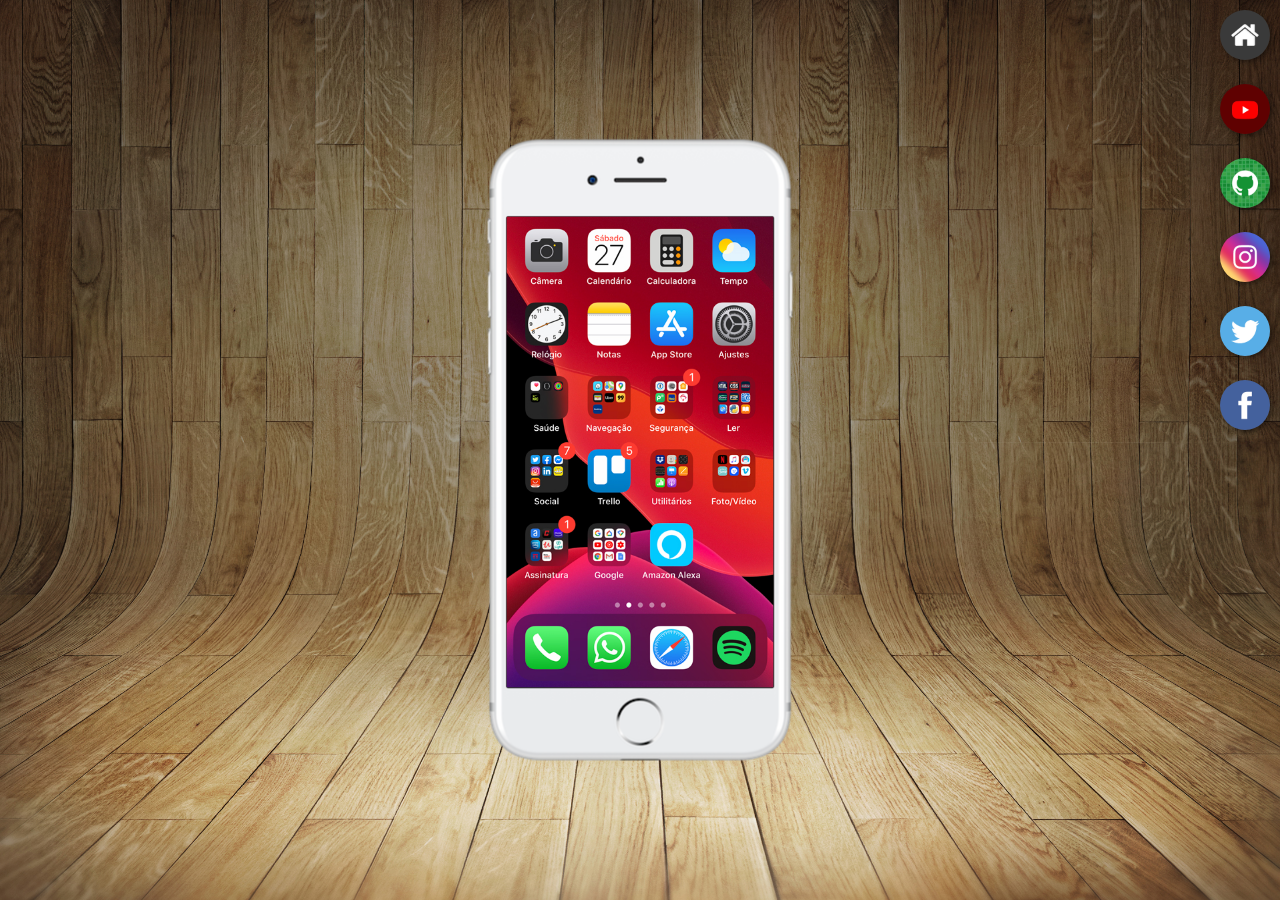
<file: index.html>
<!DOCTYPE html>
<html lang="pt-ao">
<head>
    <meta charset="UTF-8">
    <meta http-equiv="X-UA-Compatible" content="IE=edge">
    <meta name="viewport" content="width=device-width, initial-scale=1.0">
    <link rel="shortcut icon" href="favicon.ico" type="image/x-icon">
    <link rel="stylesheet" href="estilos/style.css">
    <title>Projecto Redes Sociais</title>
</head>
<body>
    <main>
        <section id="telefone">
            <iframe src="home.html" name="tela" id="tela" frameborder="0">O navegador não é compatível</iframe>

        </section>
        <section id="redes-sociais">
            <a href="home.html" target="tela"><img src="imagens/logo-home.jpg" alt=""></a> <br>
            <a href="youtube.html" target="tela"><img src="imagens/logo-youtube.jpg" alt=""></a> <br>
            <a href="github.html" target="tela"><img src="imagens/logo-github.jpg" alt=""></a> <br>
            <a href="instagram.html" target="tela"><img src="imagens/logo-instagram.jpg" alt=""></a> <br>
            <a href="twitter.html" target="tela"><img src="imagens/logo-twitter.jpg" alt=""></a> <br>
            <a href="facebook.html" target="tela"><img src="imagens/logo-facebook.jpg" alt=""></a>

        </section>
    </main>
    
</body>
</html>
</file>
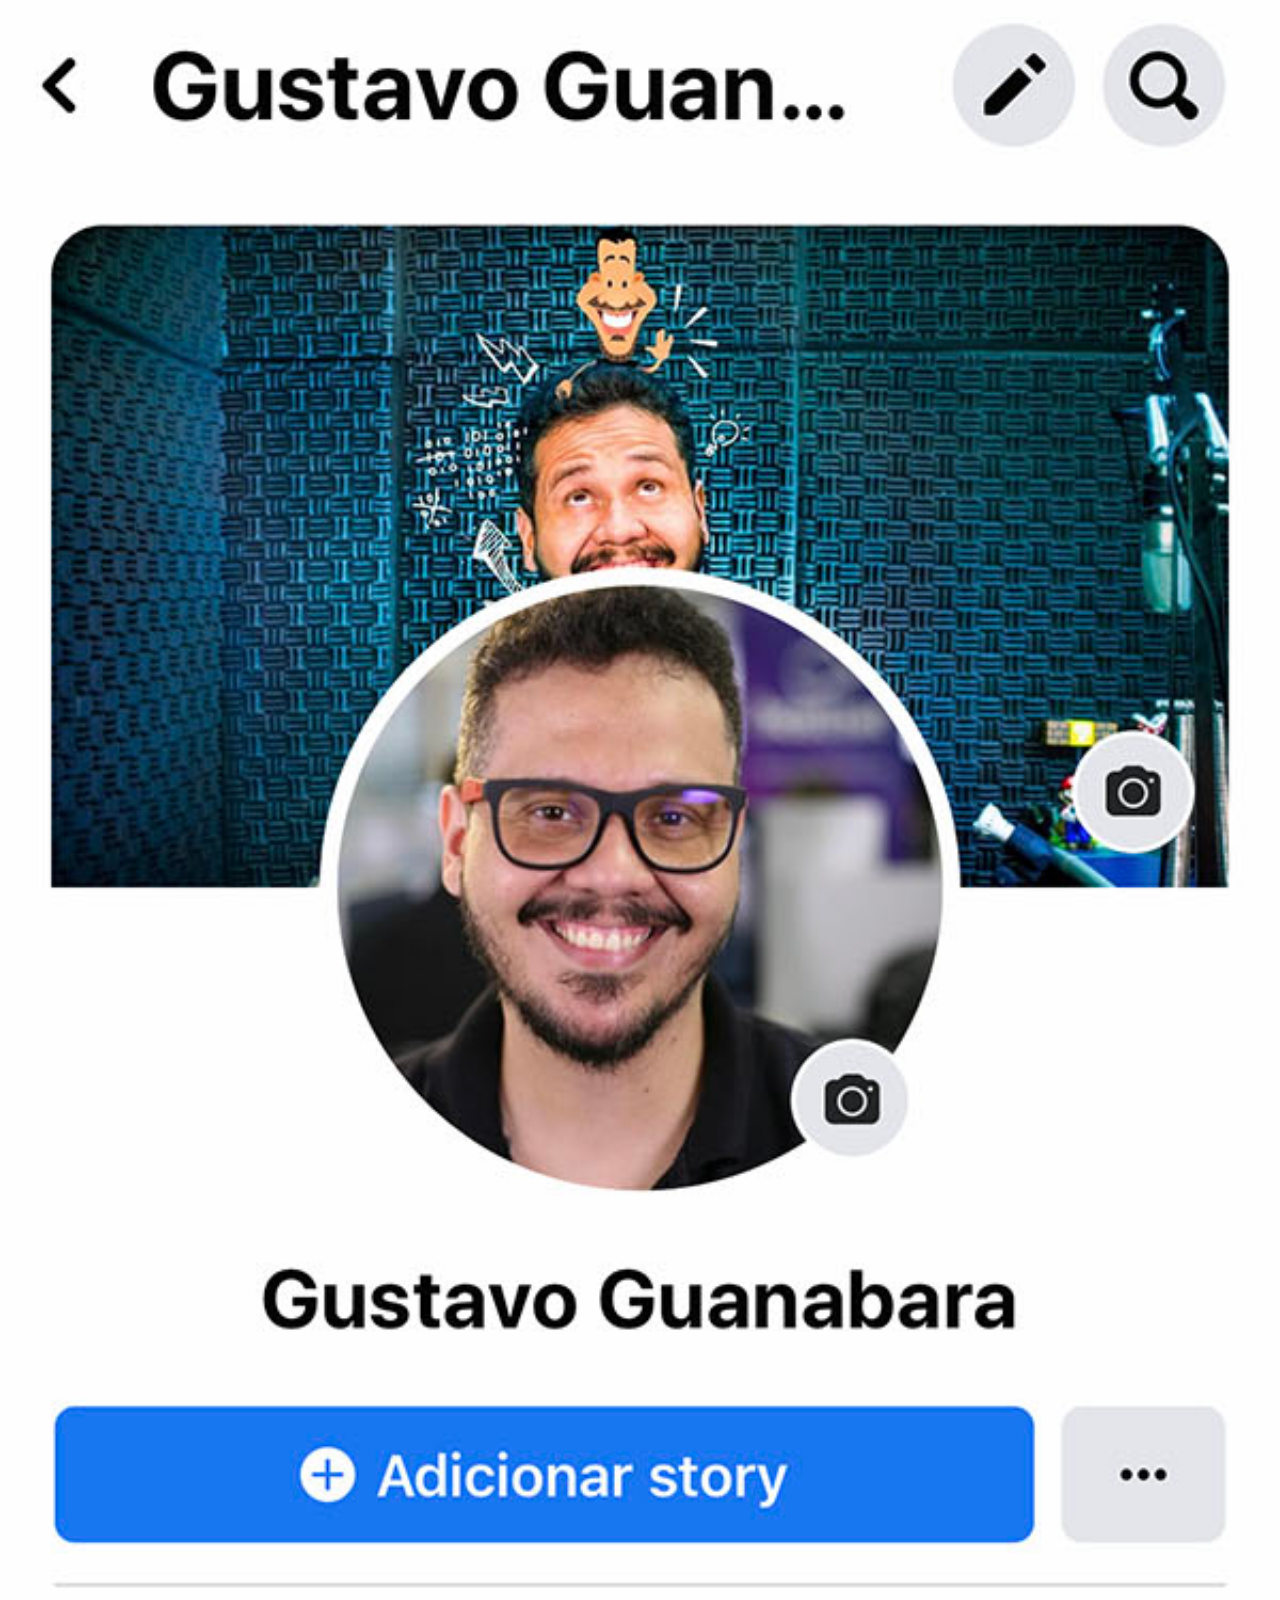
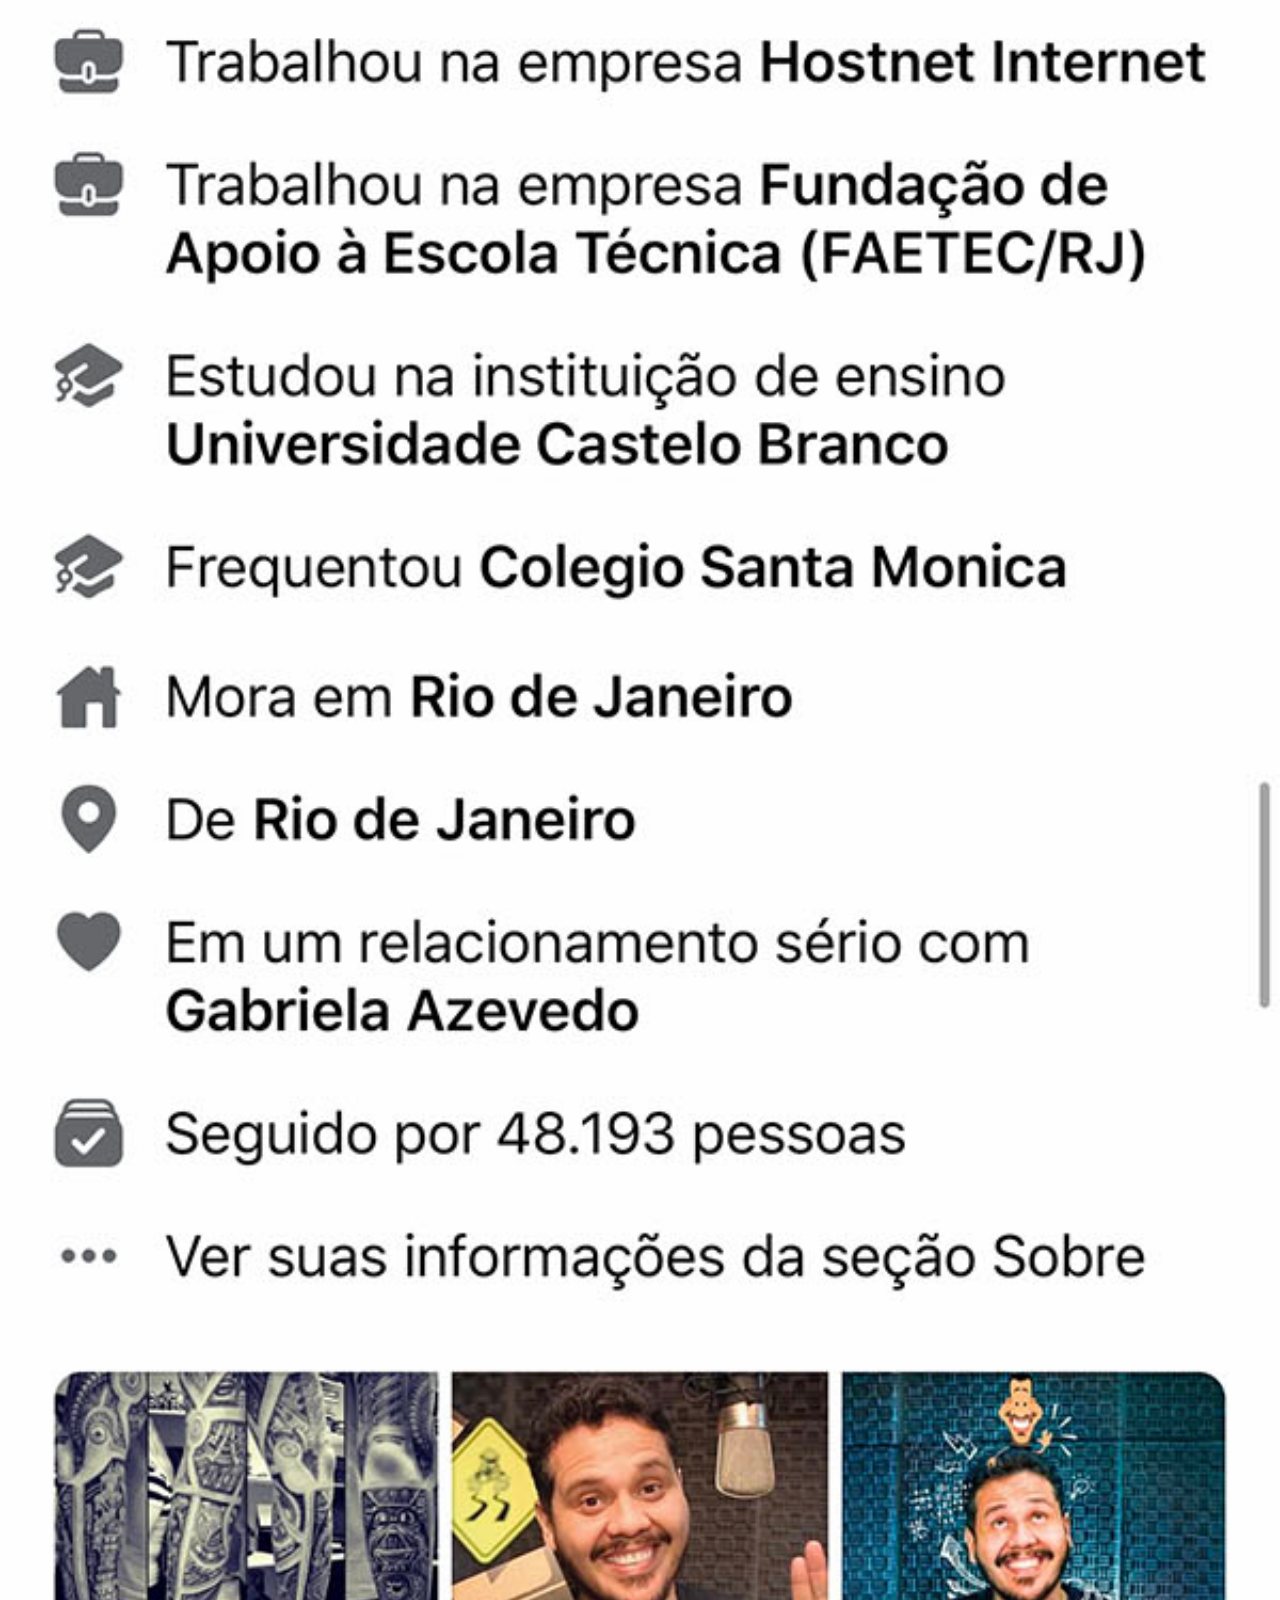
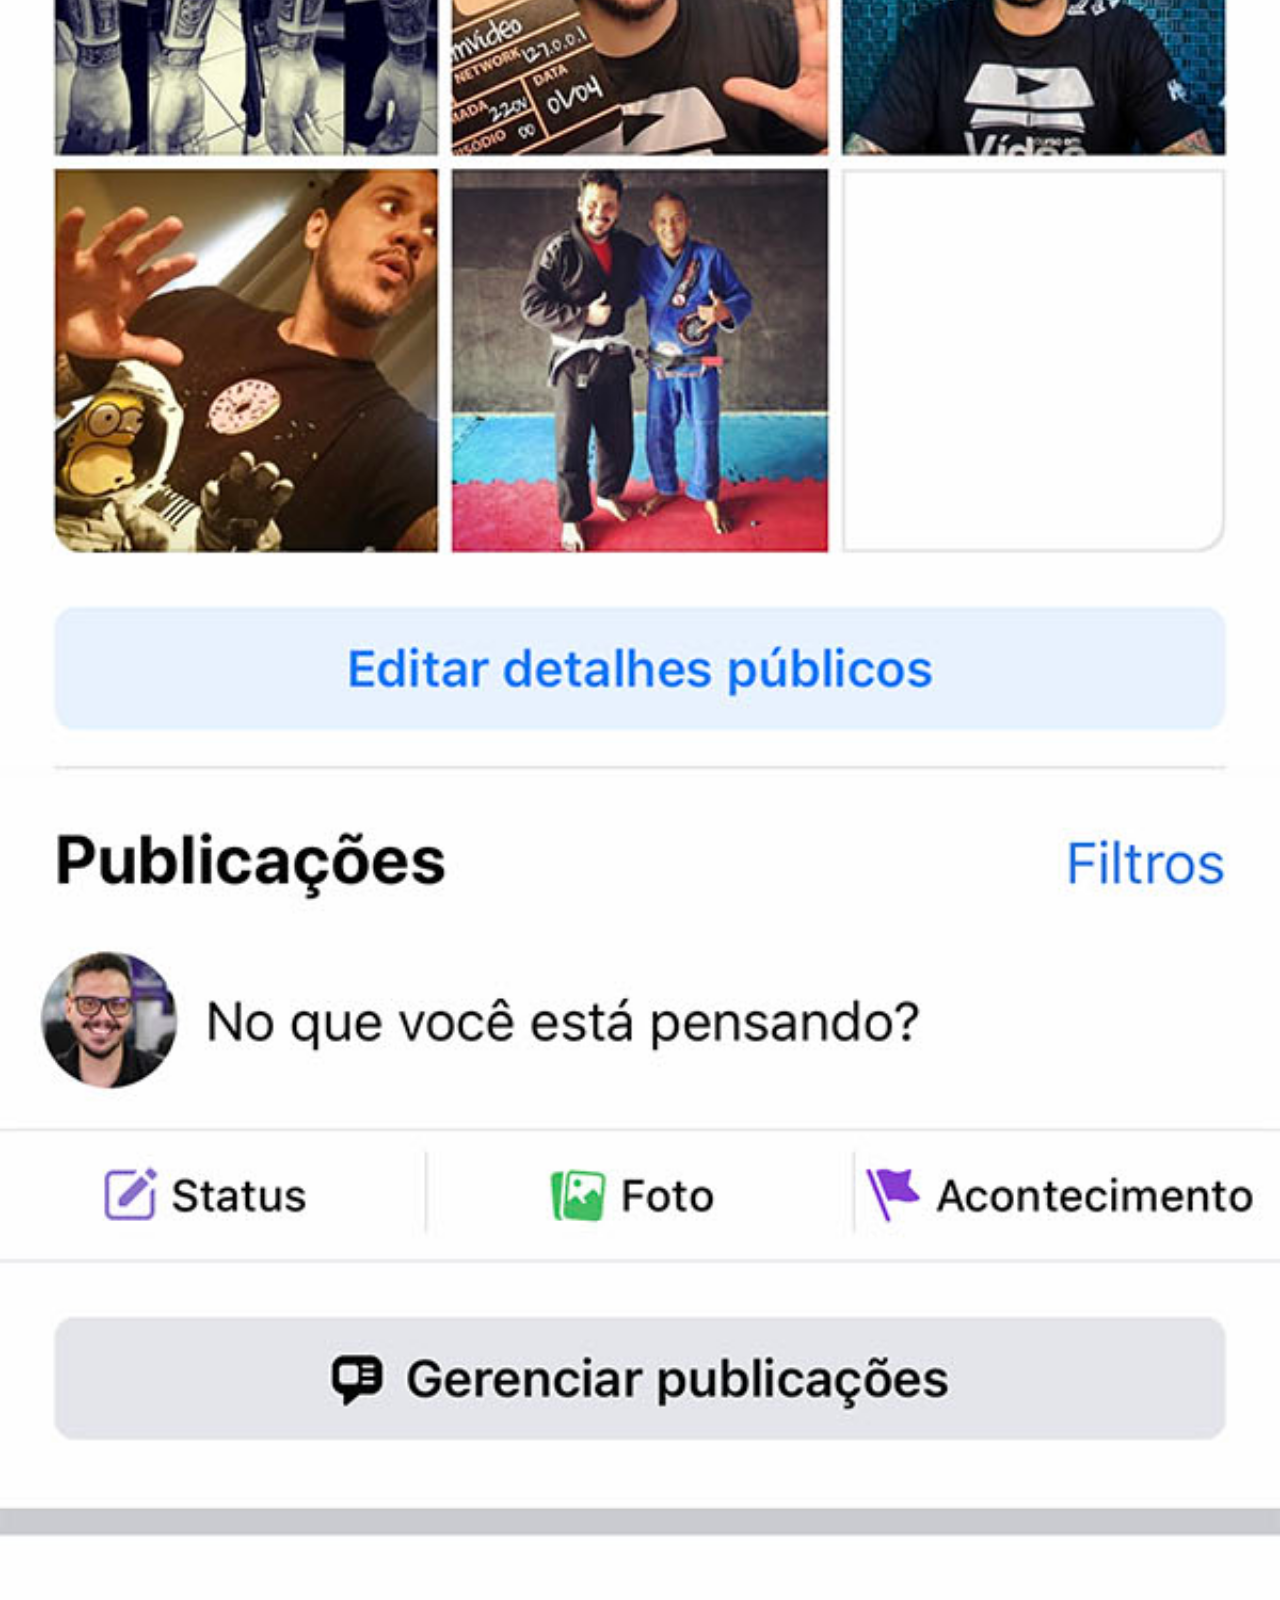
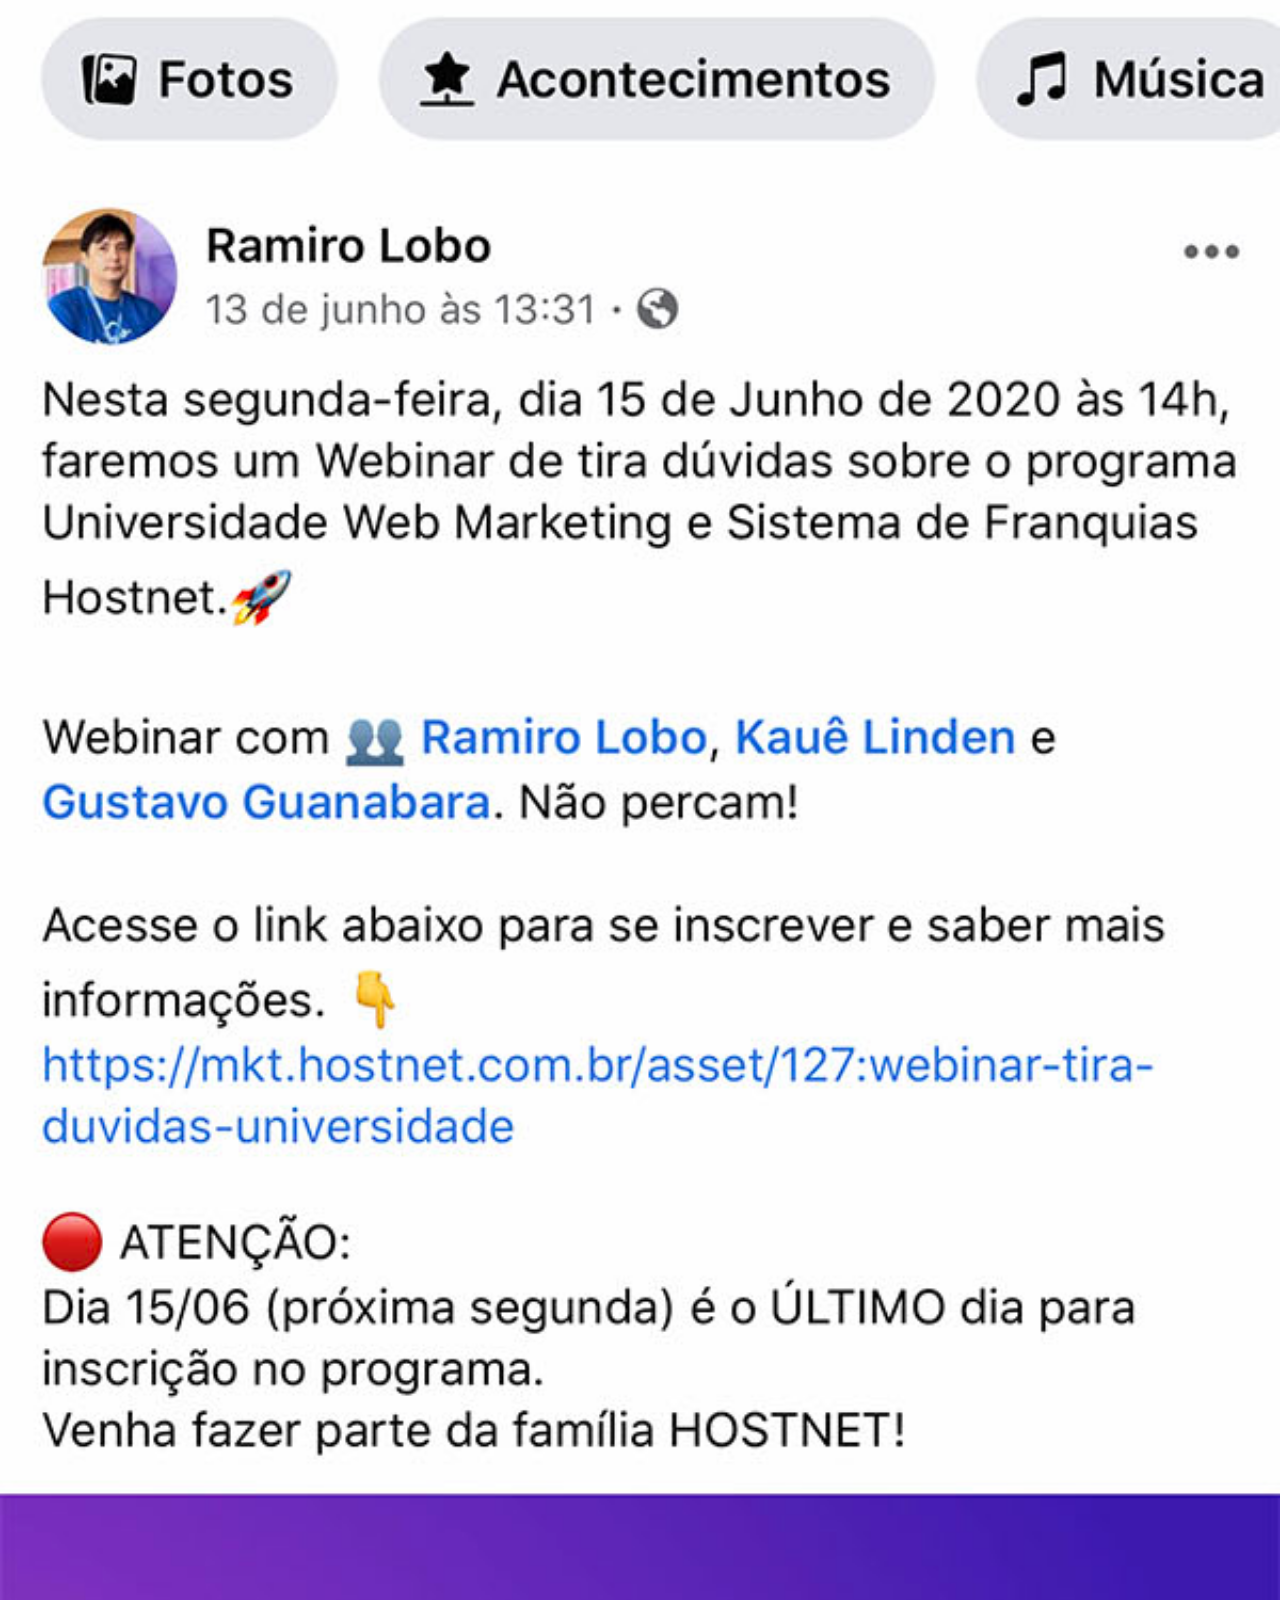
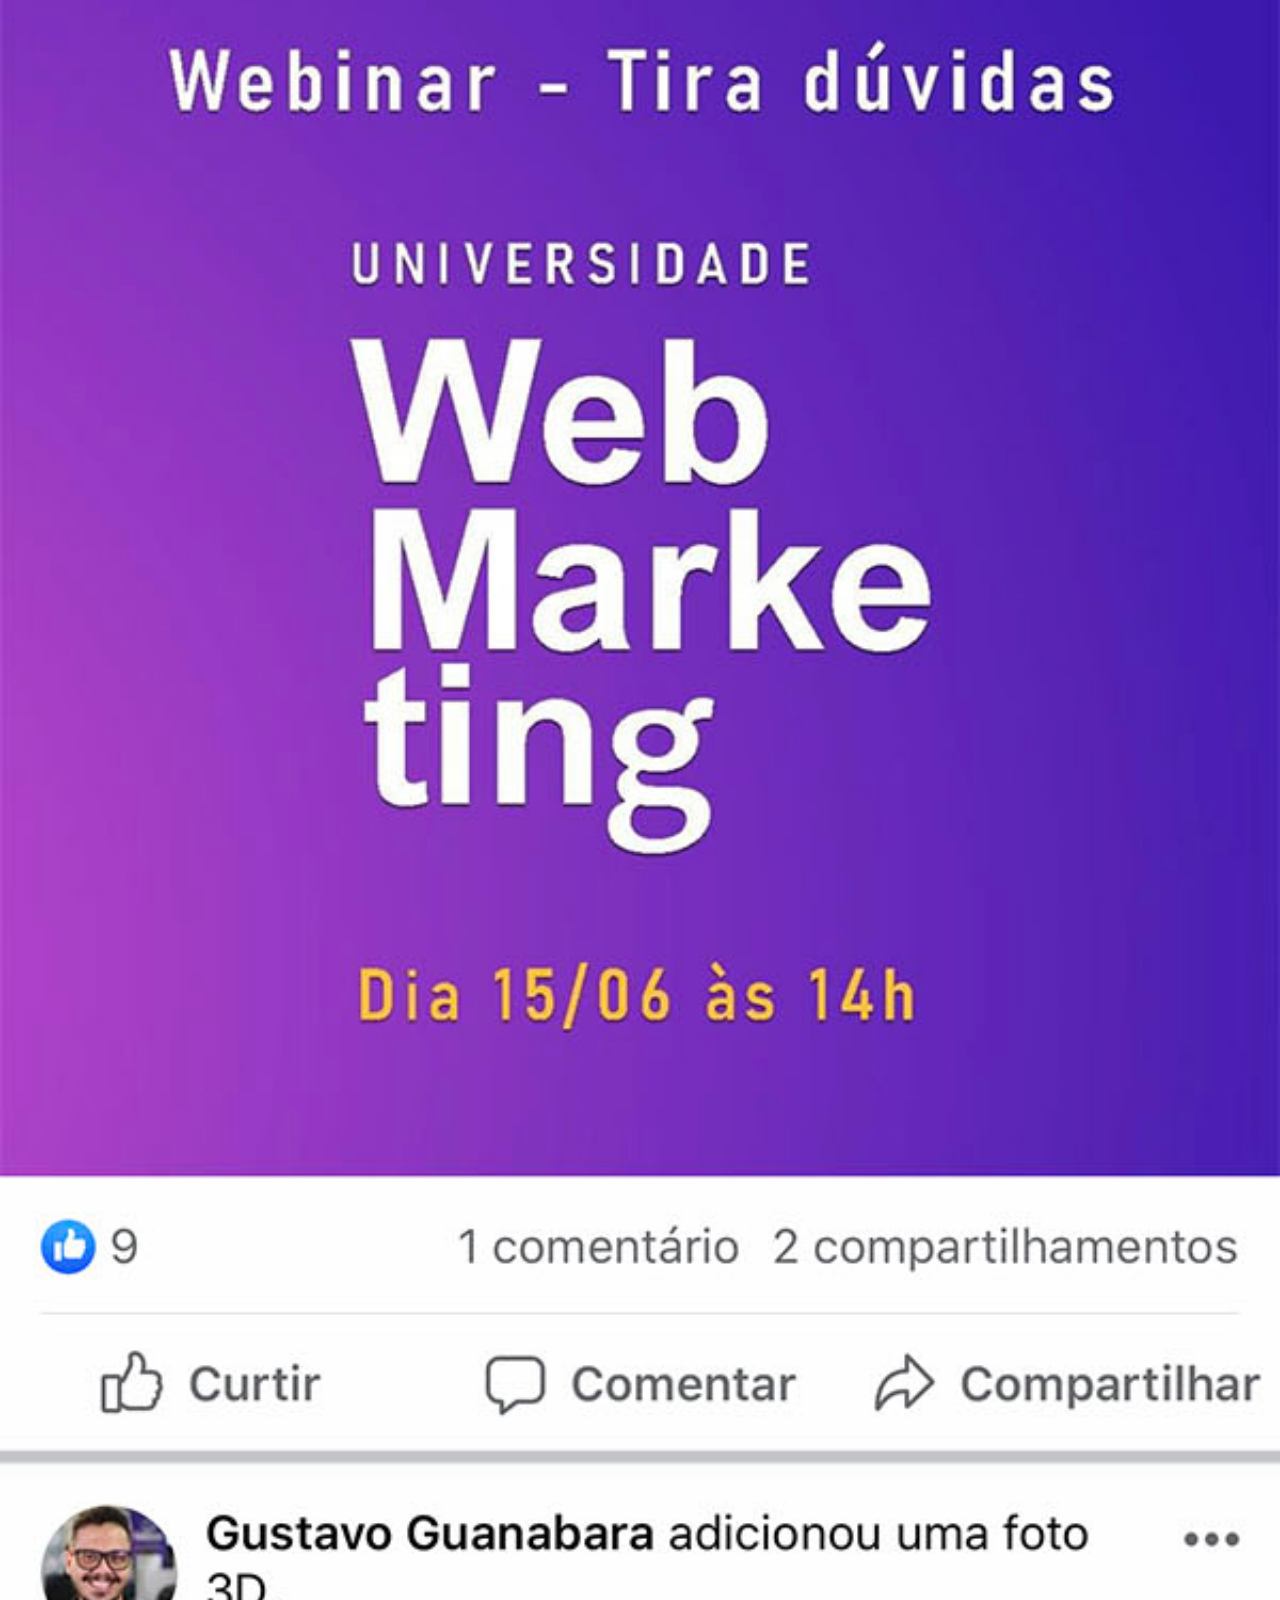
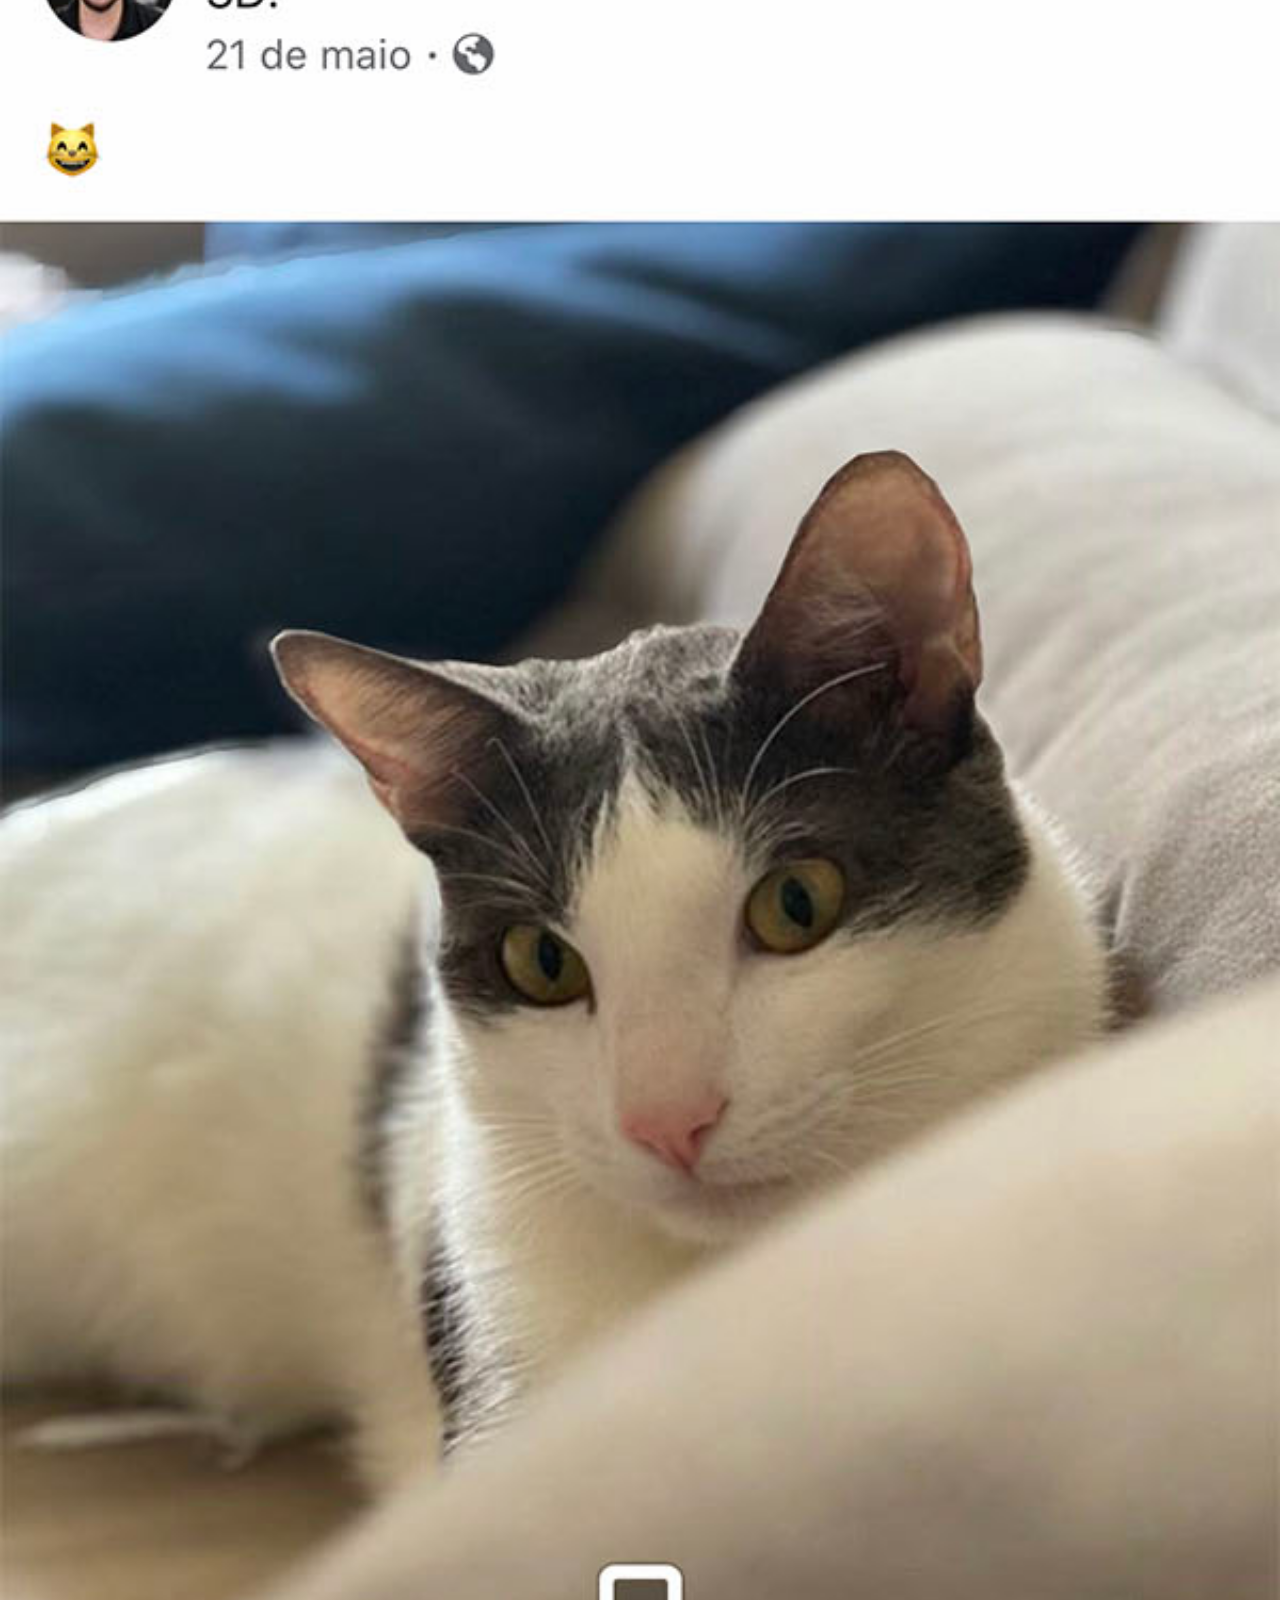
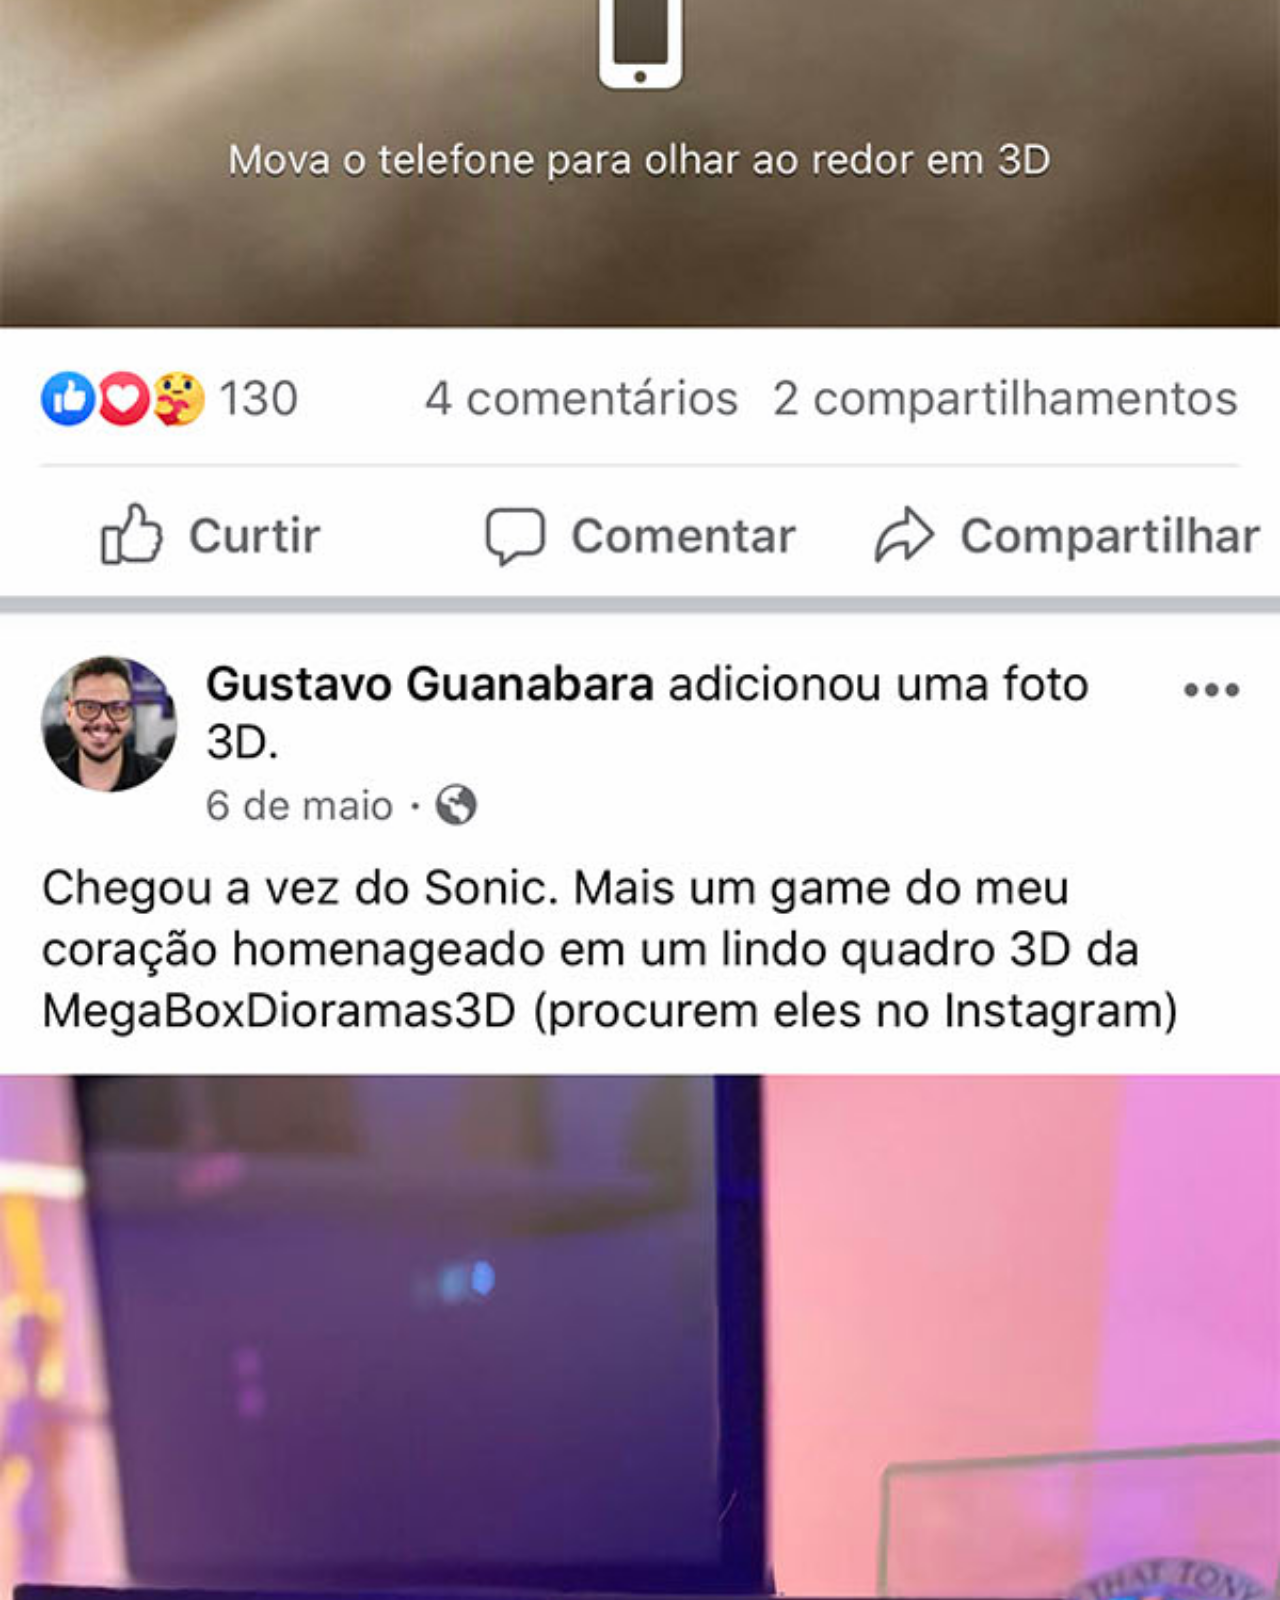
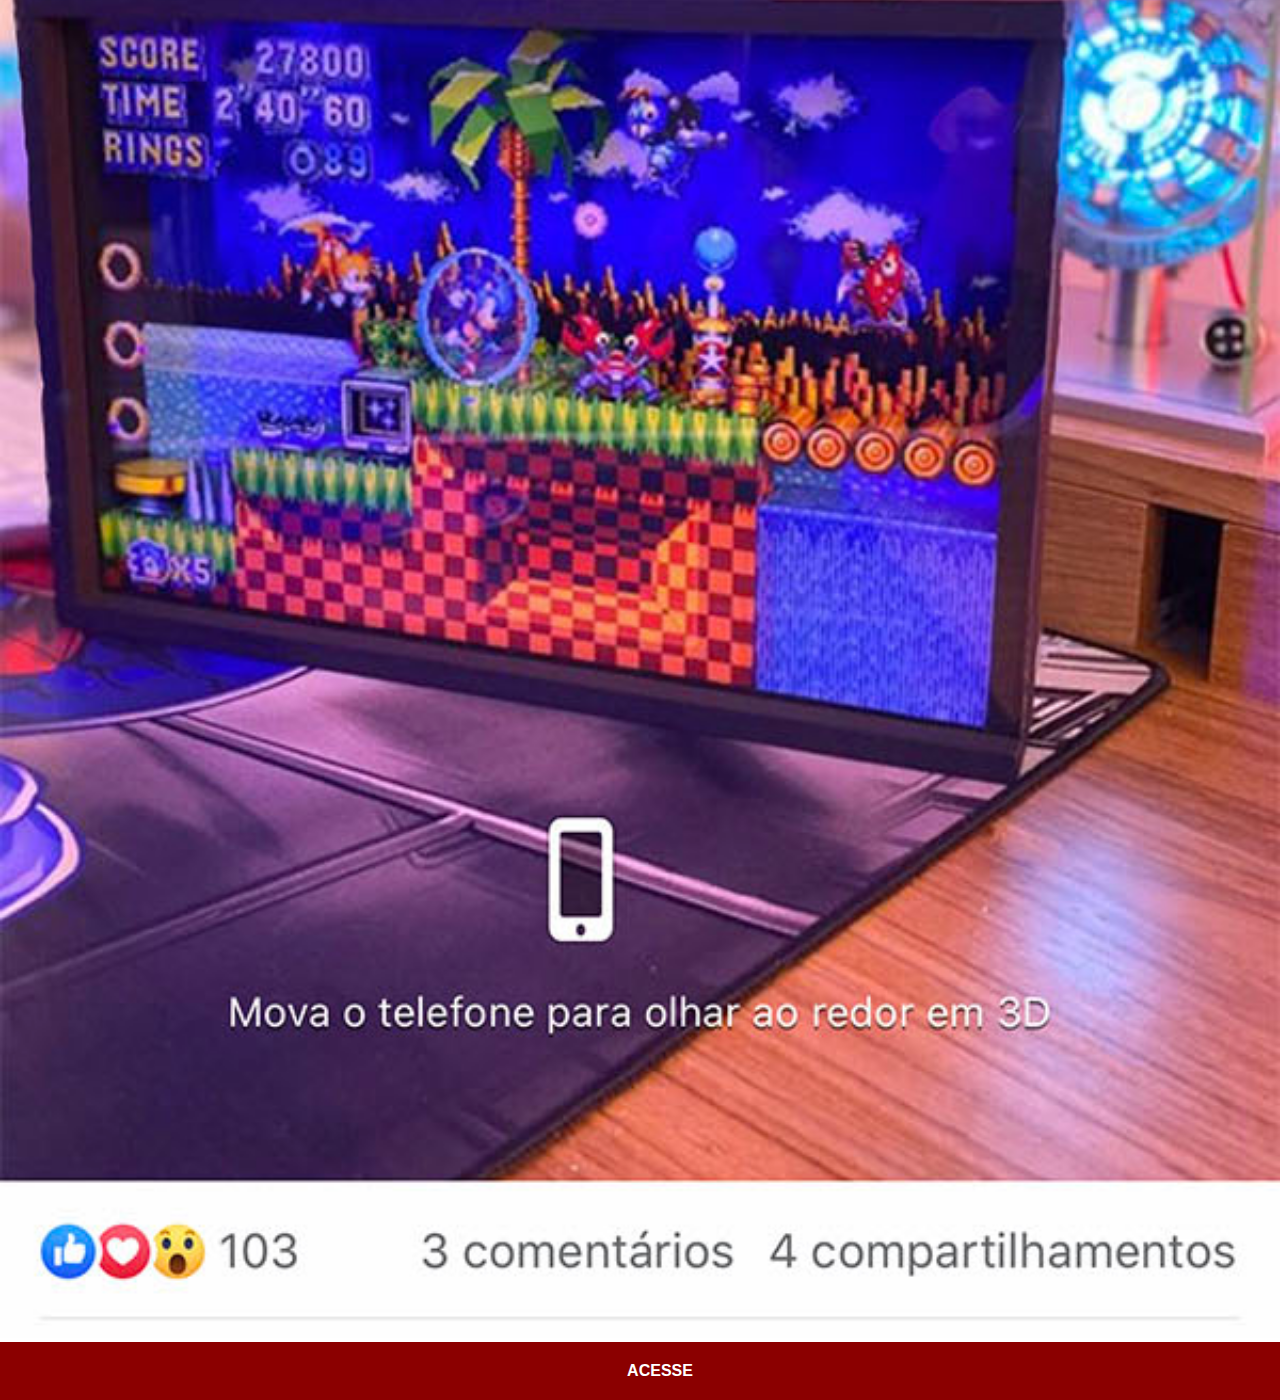
<file: facebook.html>
<!DOCTYPE html>
<html lang="pt-ao">
<head>
    <meta charset="UTF-8">
    <meta http-equiv="X-UA-Compatible" content="IE=edge">
    <meta name="viewport" content="width=device-width, initial-scale=1.0">
    <title>Facebook</title>
    <link rel="stylesheet" href="estilos/social.css">
</head>
<body>
    <img src="imagens/tela-facebook.jpg" alt="Facebook">
    <a href="https://www.facebook.com/gustavoguanabara/" target="_blank">ACESSE</a>
    
</body>
</html>
</file>
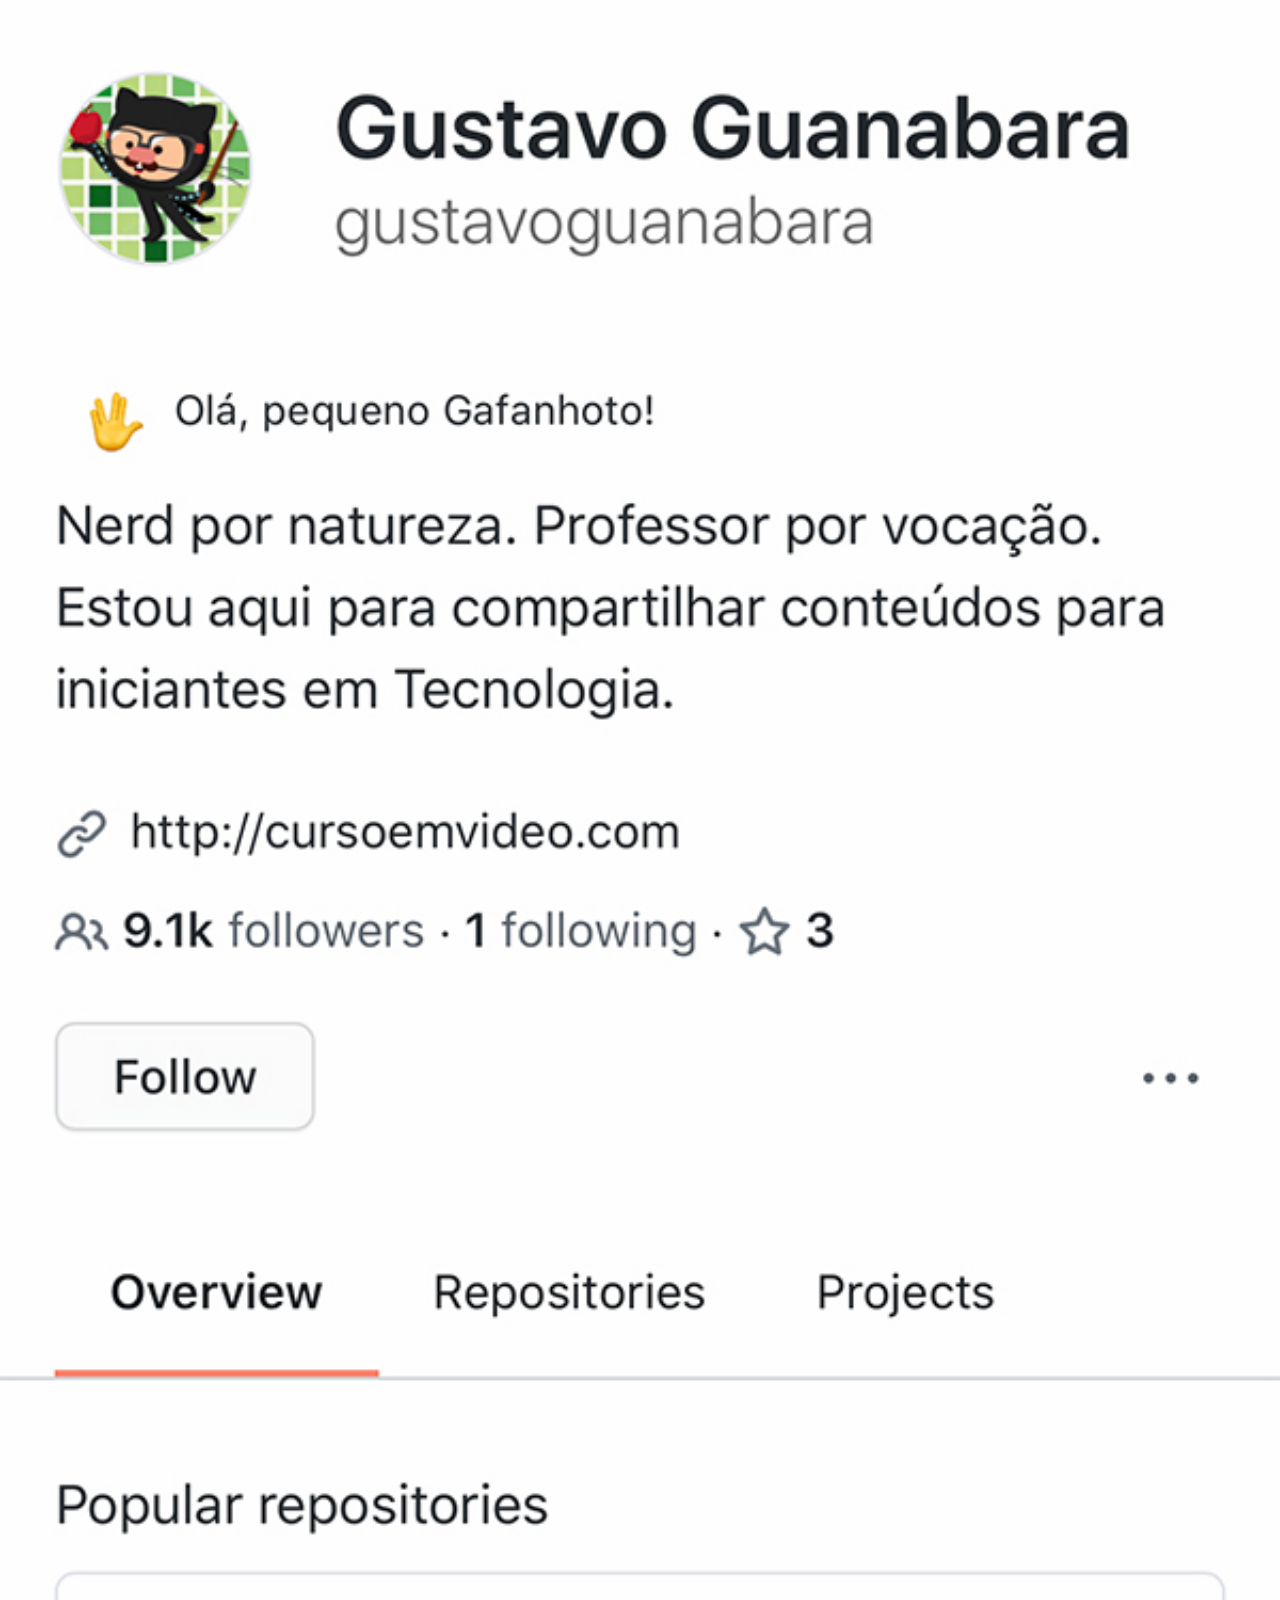
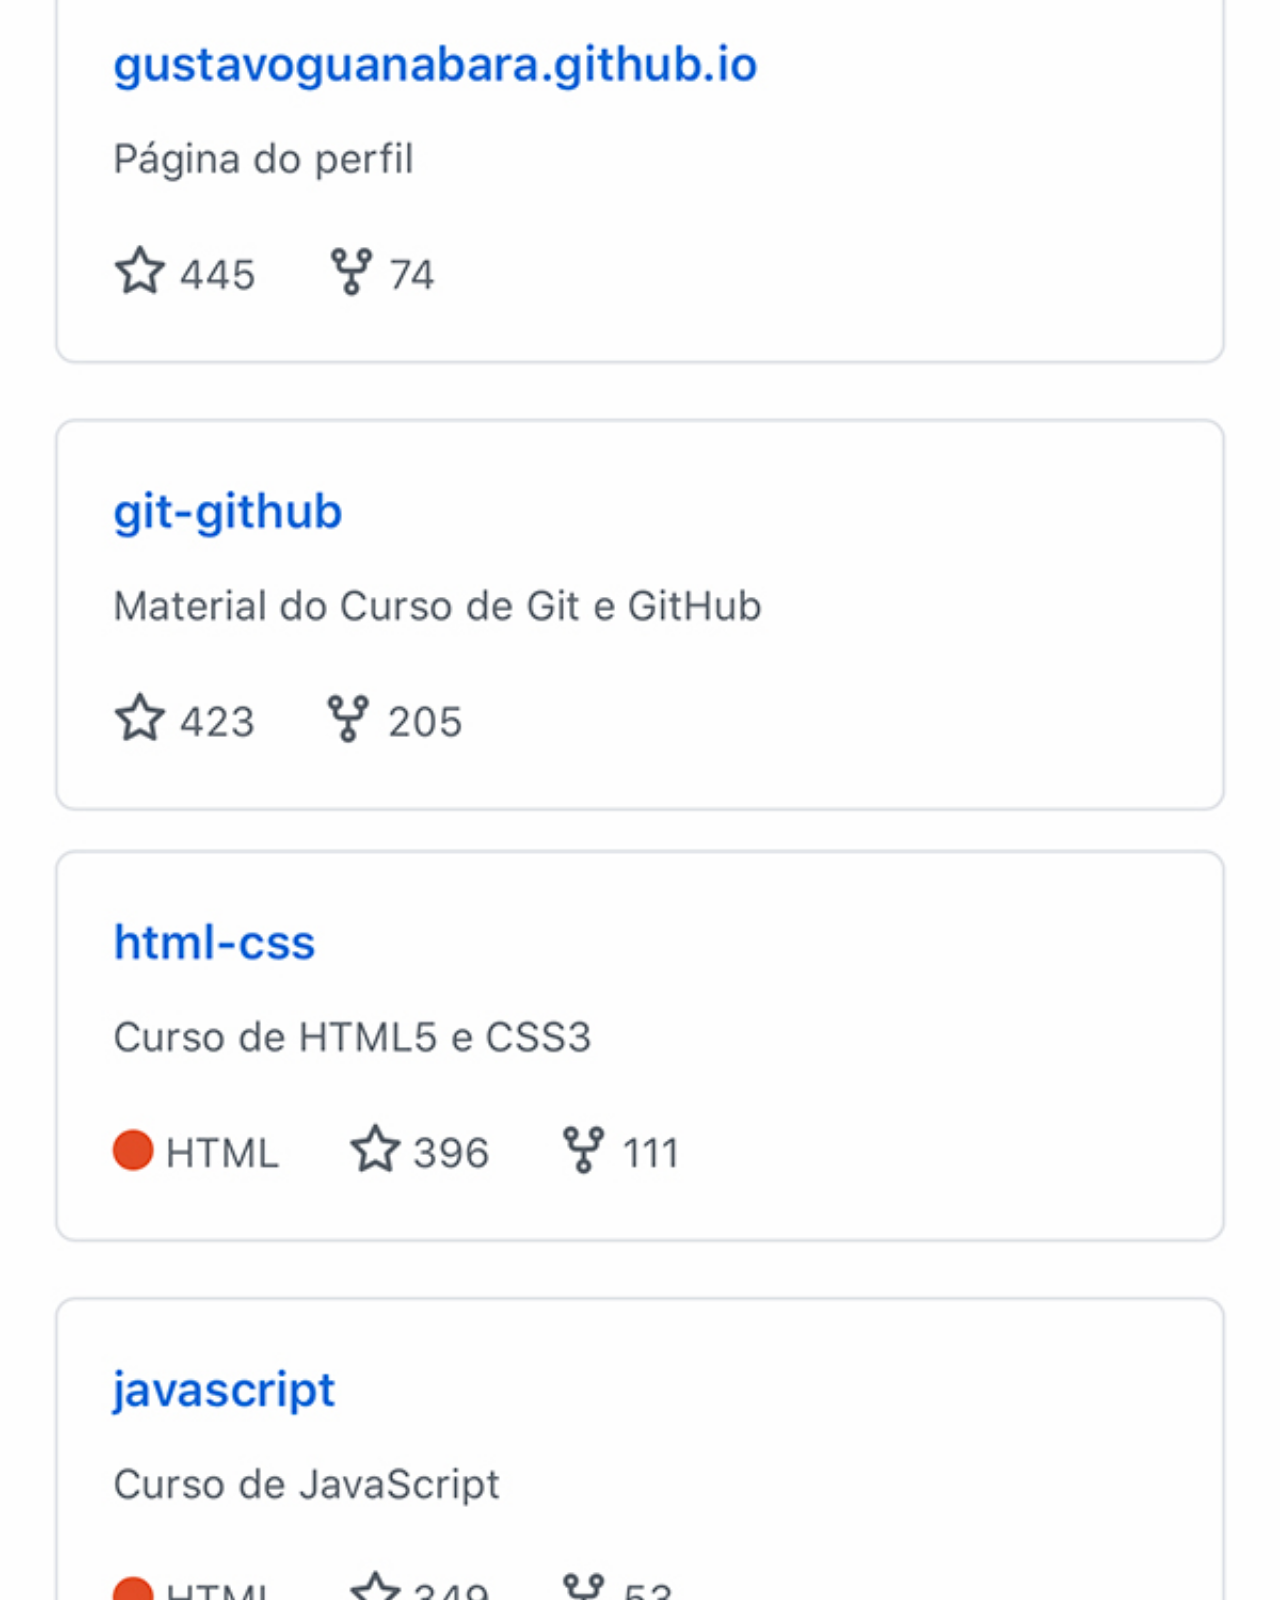
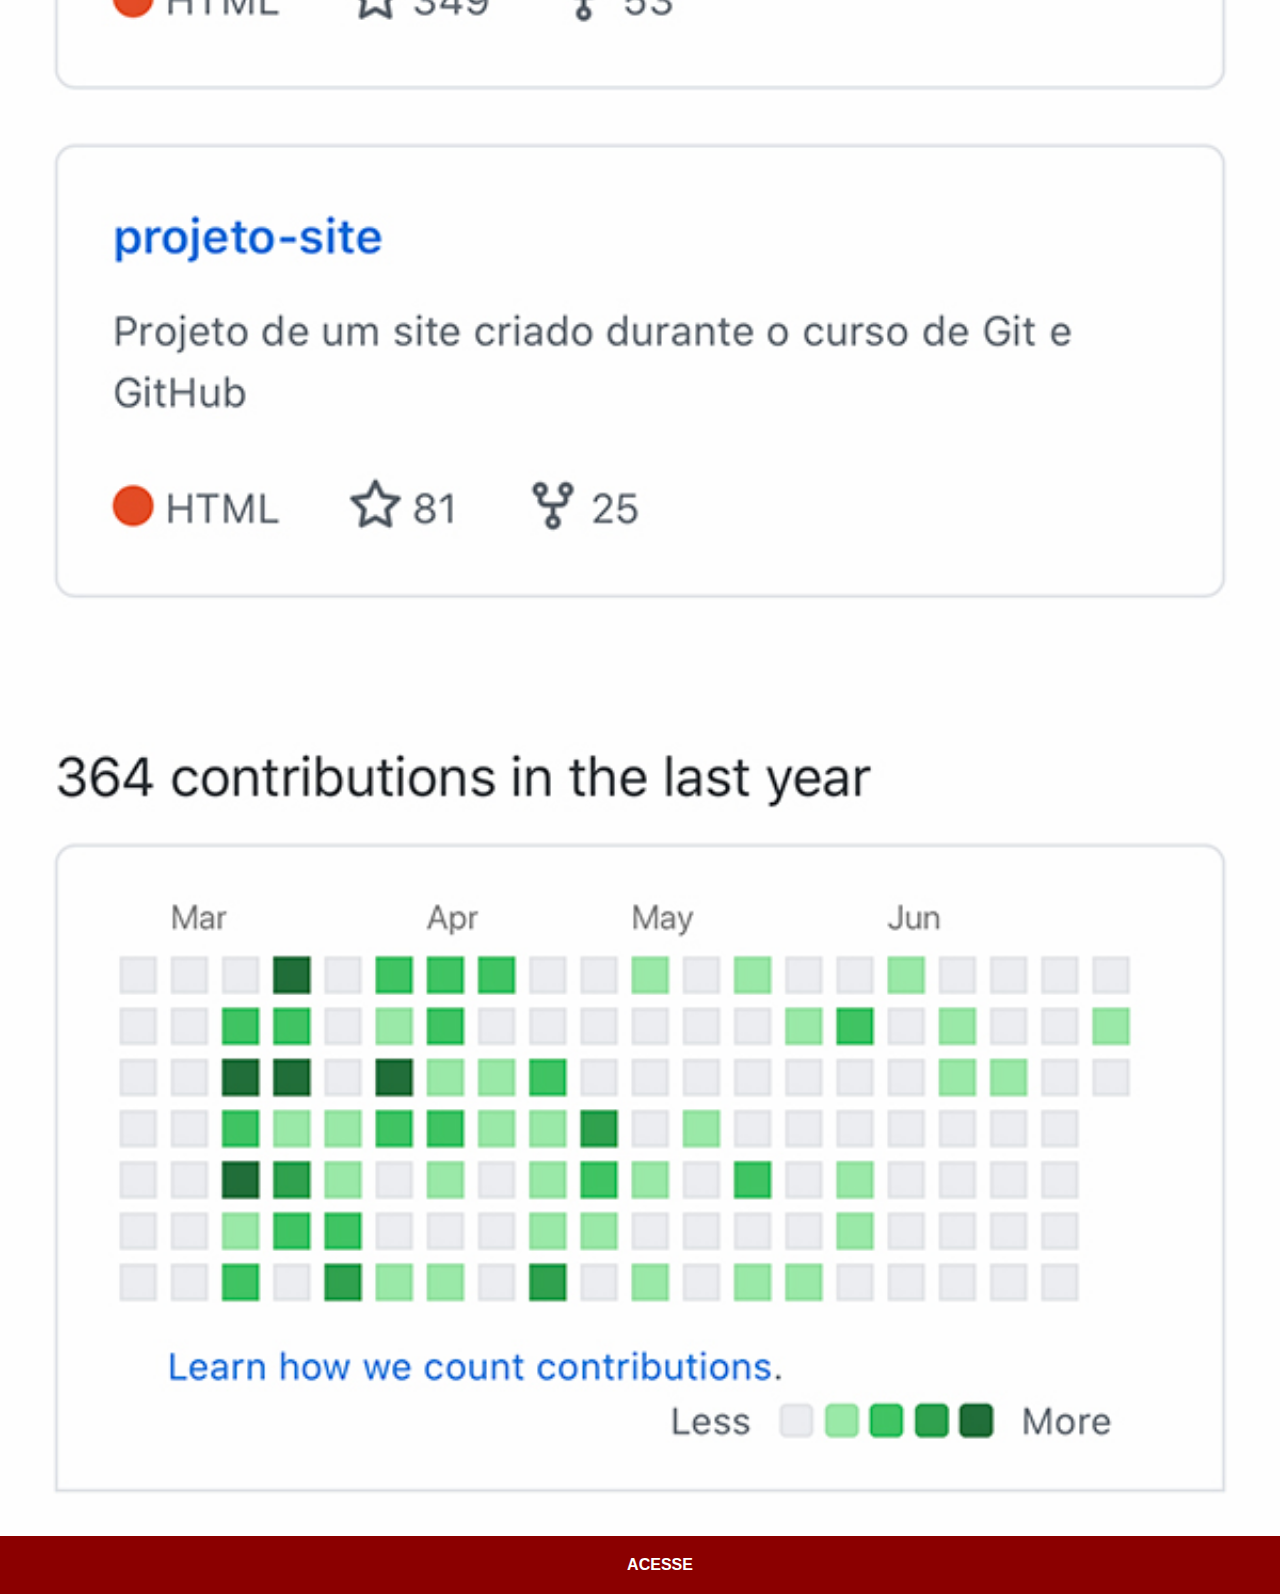
<file: github.html>
<!DOCTYPE html>
<html lang="pt-ao">
<head>
    <meta charset="UTF-8">
    <meta http-equiv="X-UA-Compatible" content="IE=edge">
    <meta name="viewport" content="width=device-width, initial-scale=1.0">
    <title>GitHub</title>
    <link rel="stylesheet" href="estilos/social.css">
</head>
<body>

    <img src="imagens/tela-github.jpg" alt="GitHub">
    <a href="https://www.github.com/gustavoguanabara/" target="_blank">ACESSE</a>

    
</body>
</html>
</file>
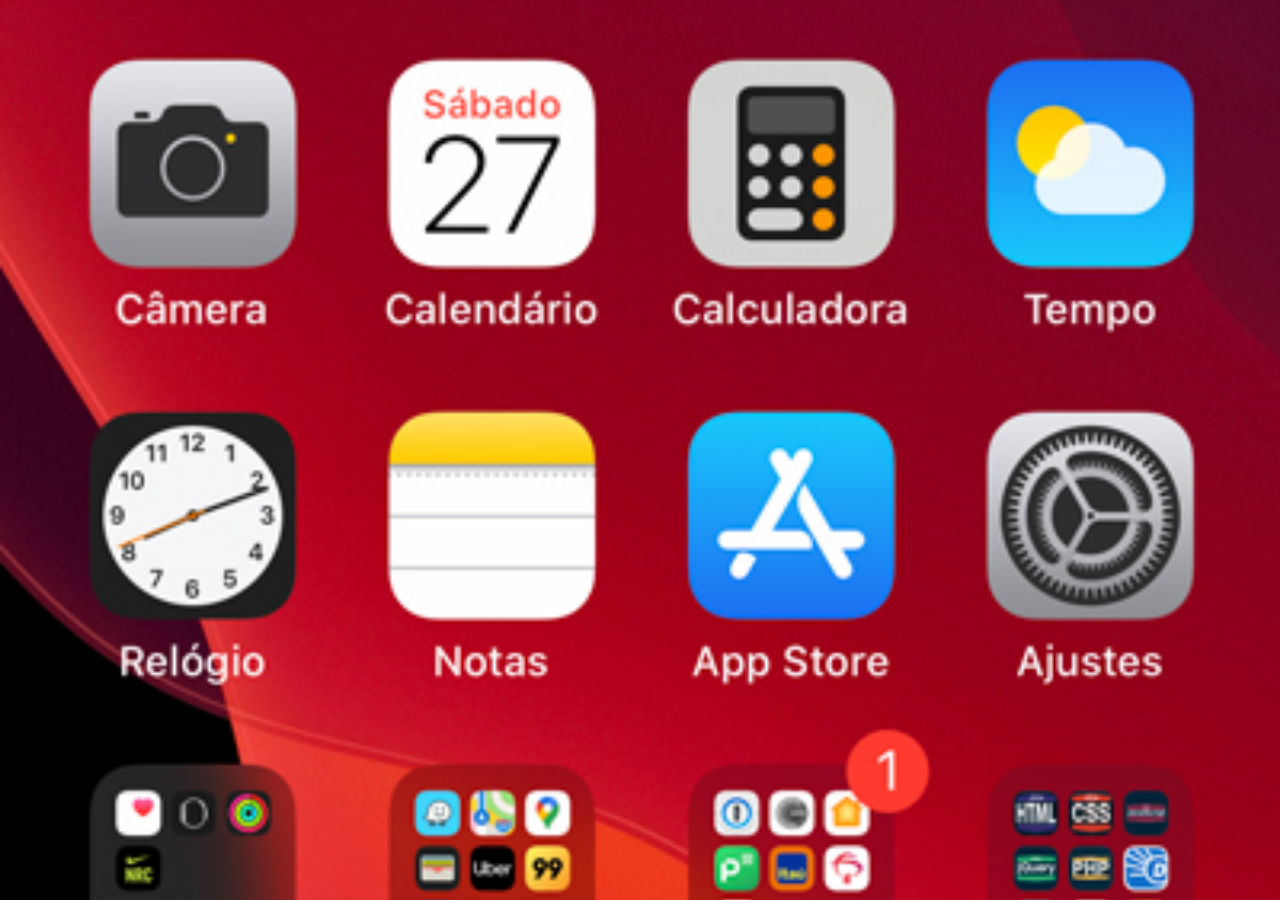
<file: home.html>
<!DOCTYPE html>
<html lang="pt-ao">
<head>
    <meta charset="UTF-8">
    <meta http-equiv="X-UA-Compatible" content="IE=edge">
    <meta name="viewport" content="width=device-width, initial-scale=1.0">
    <title>home</title>
    <style>
       
       *{
         margin: 0px;
         padding: 0px;   
        }

        body{
           width: 100vw;
           height: 100vh;
           background: black url(imagens/tela-home.jpg) no-repeat top center; 
           background-size:cover;

        }

    </style>
</head>
<body>
    
</body>
</html>
</file>
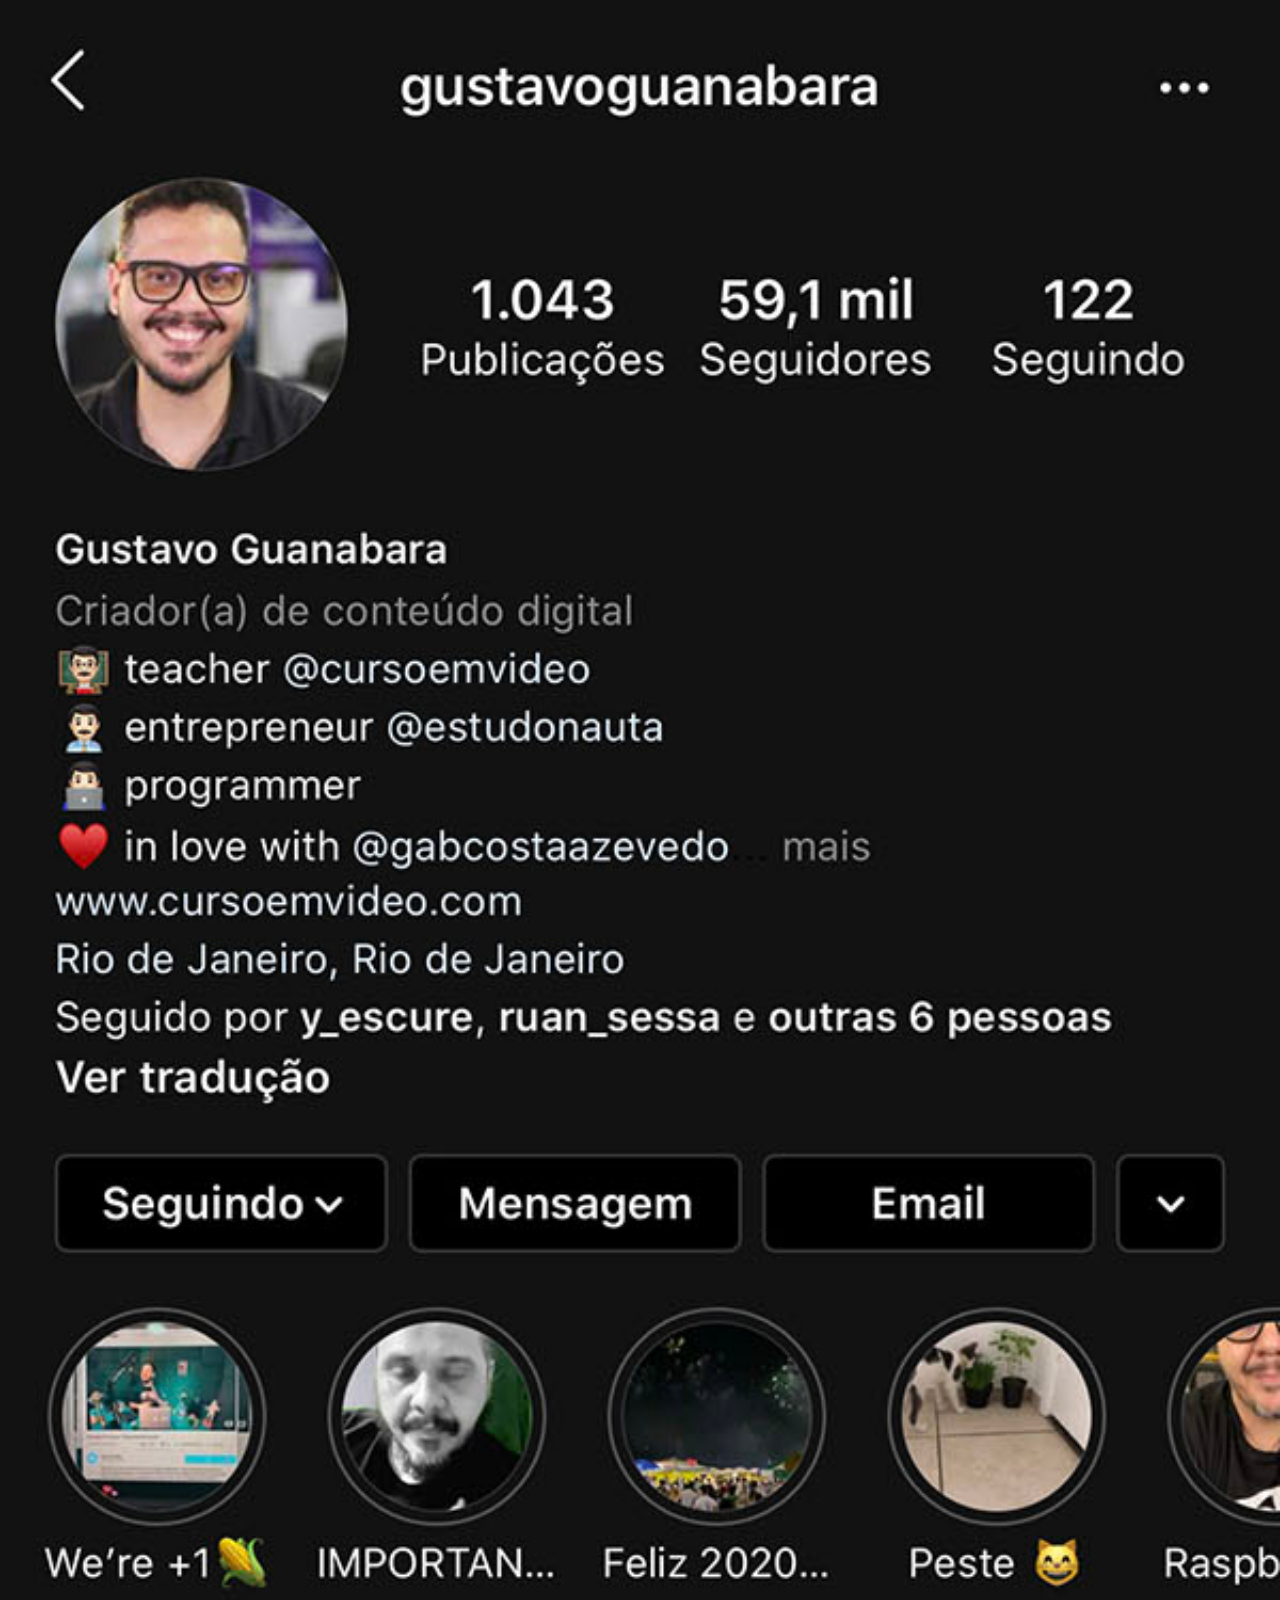
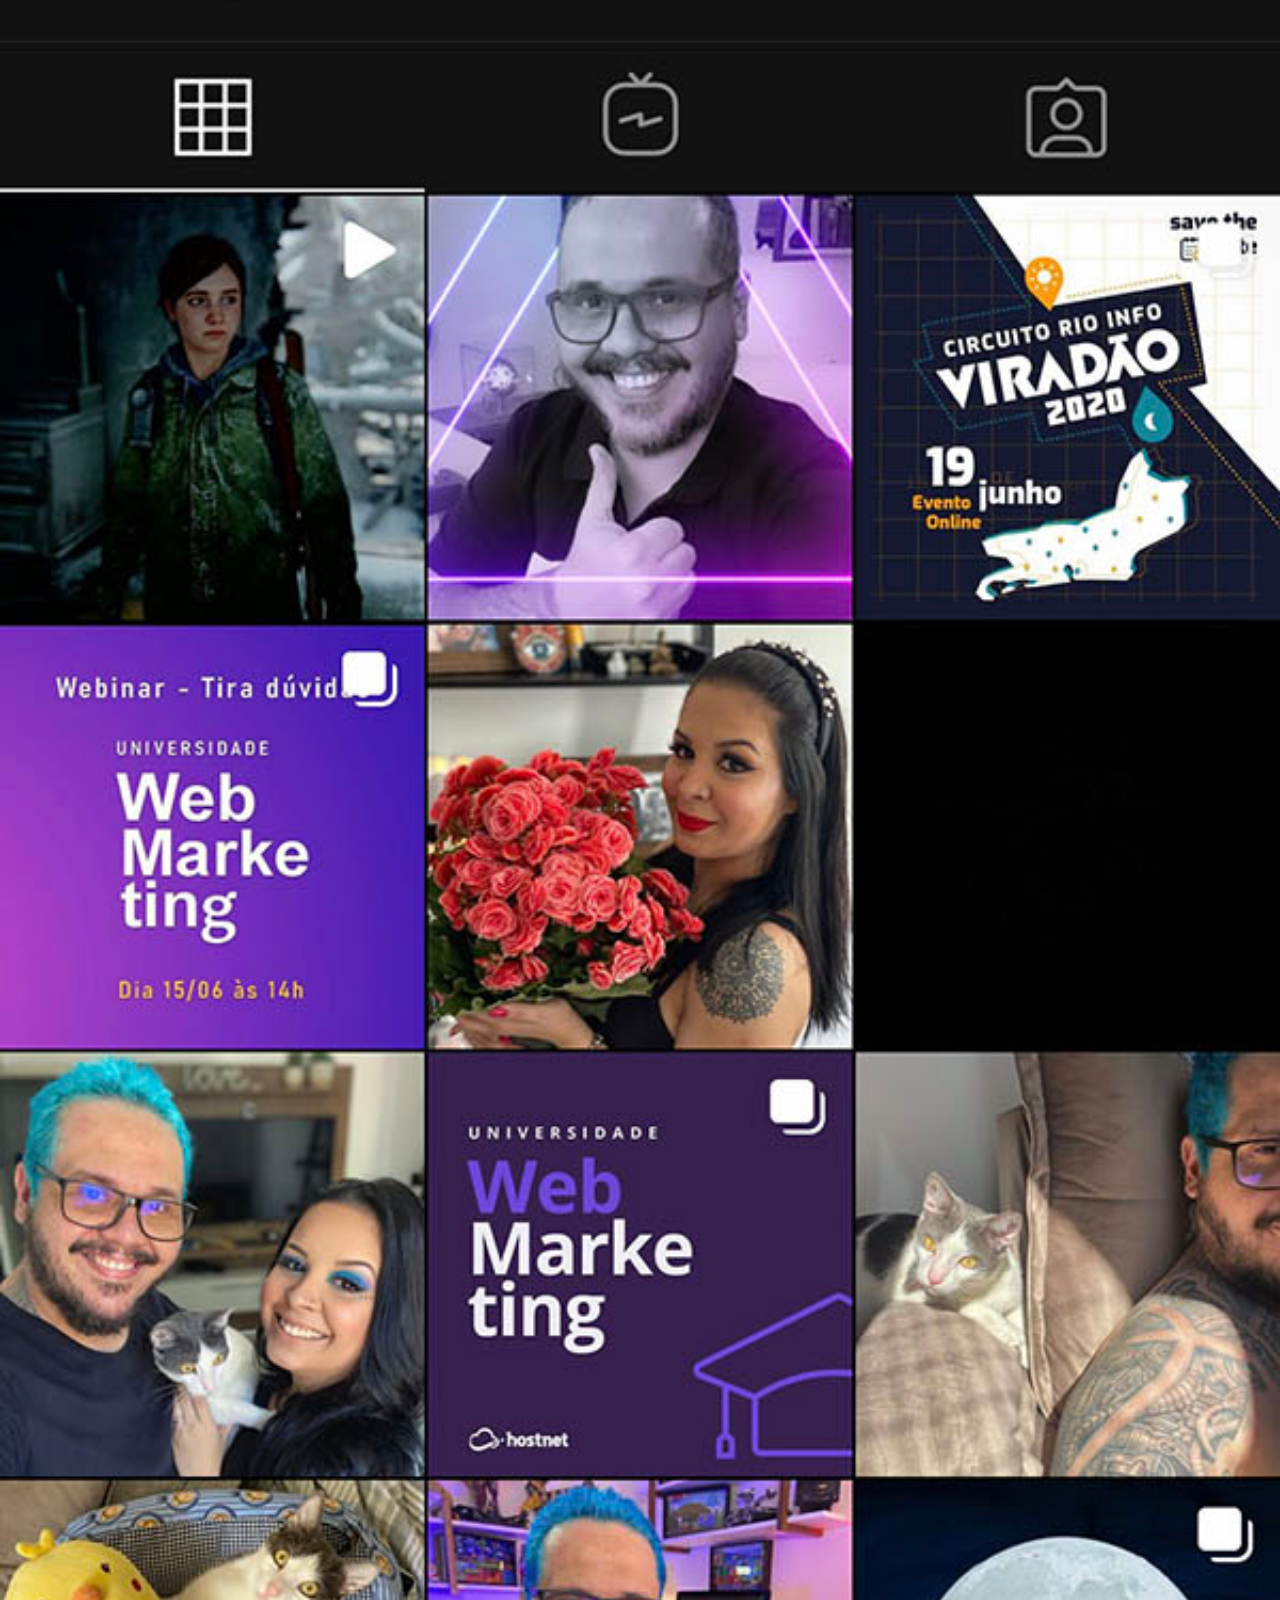
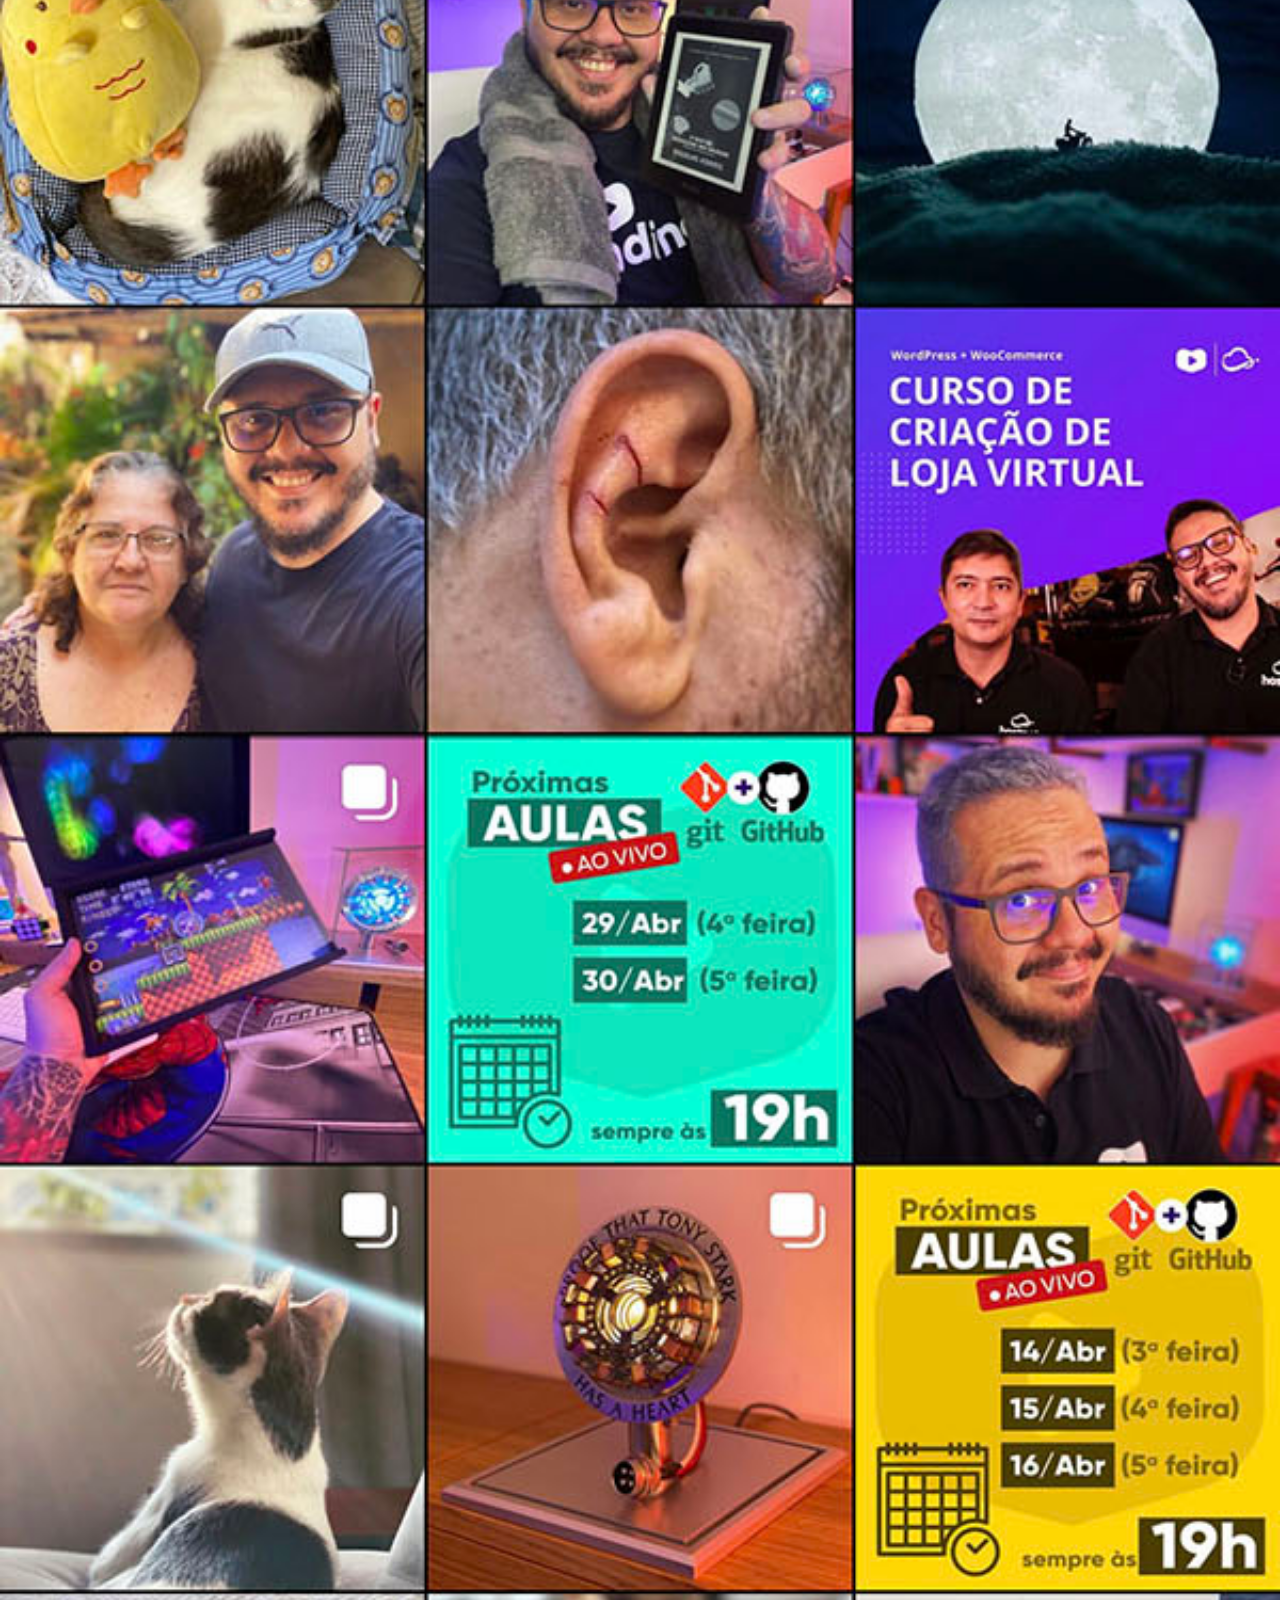
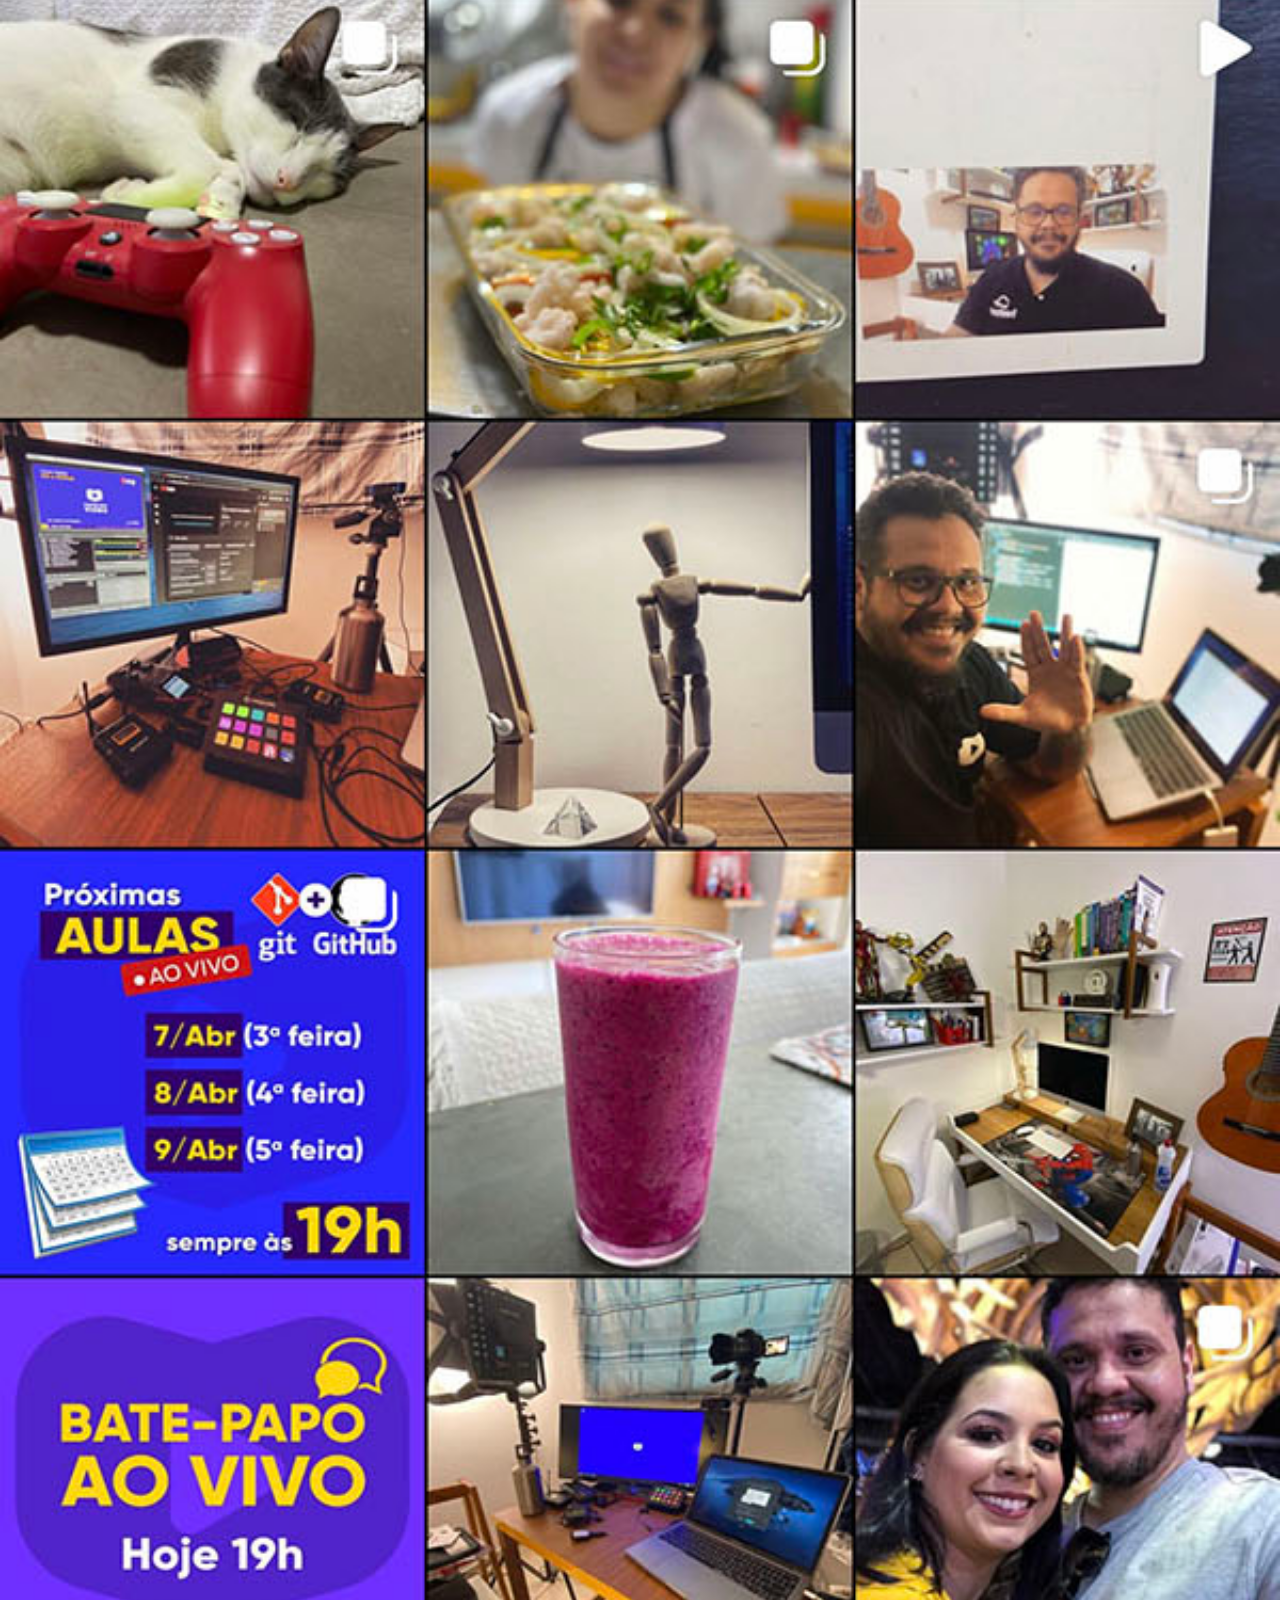
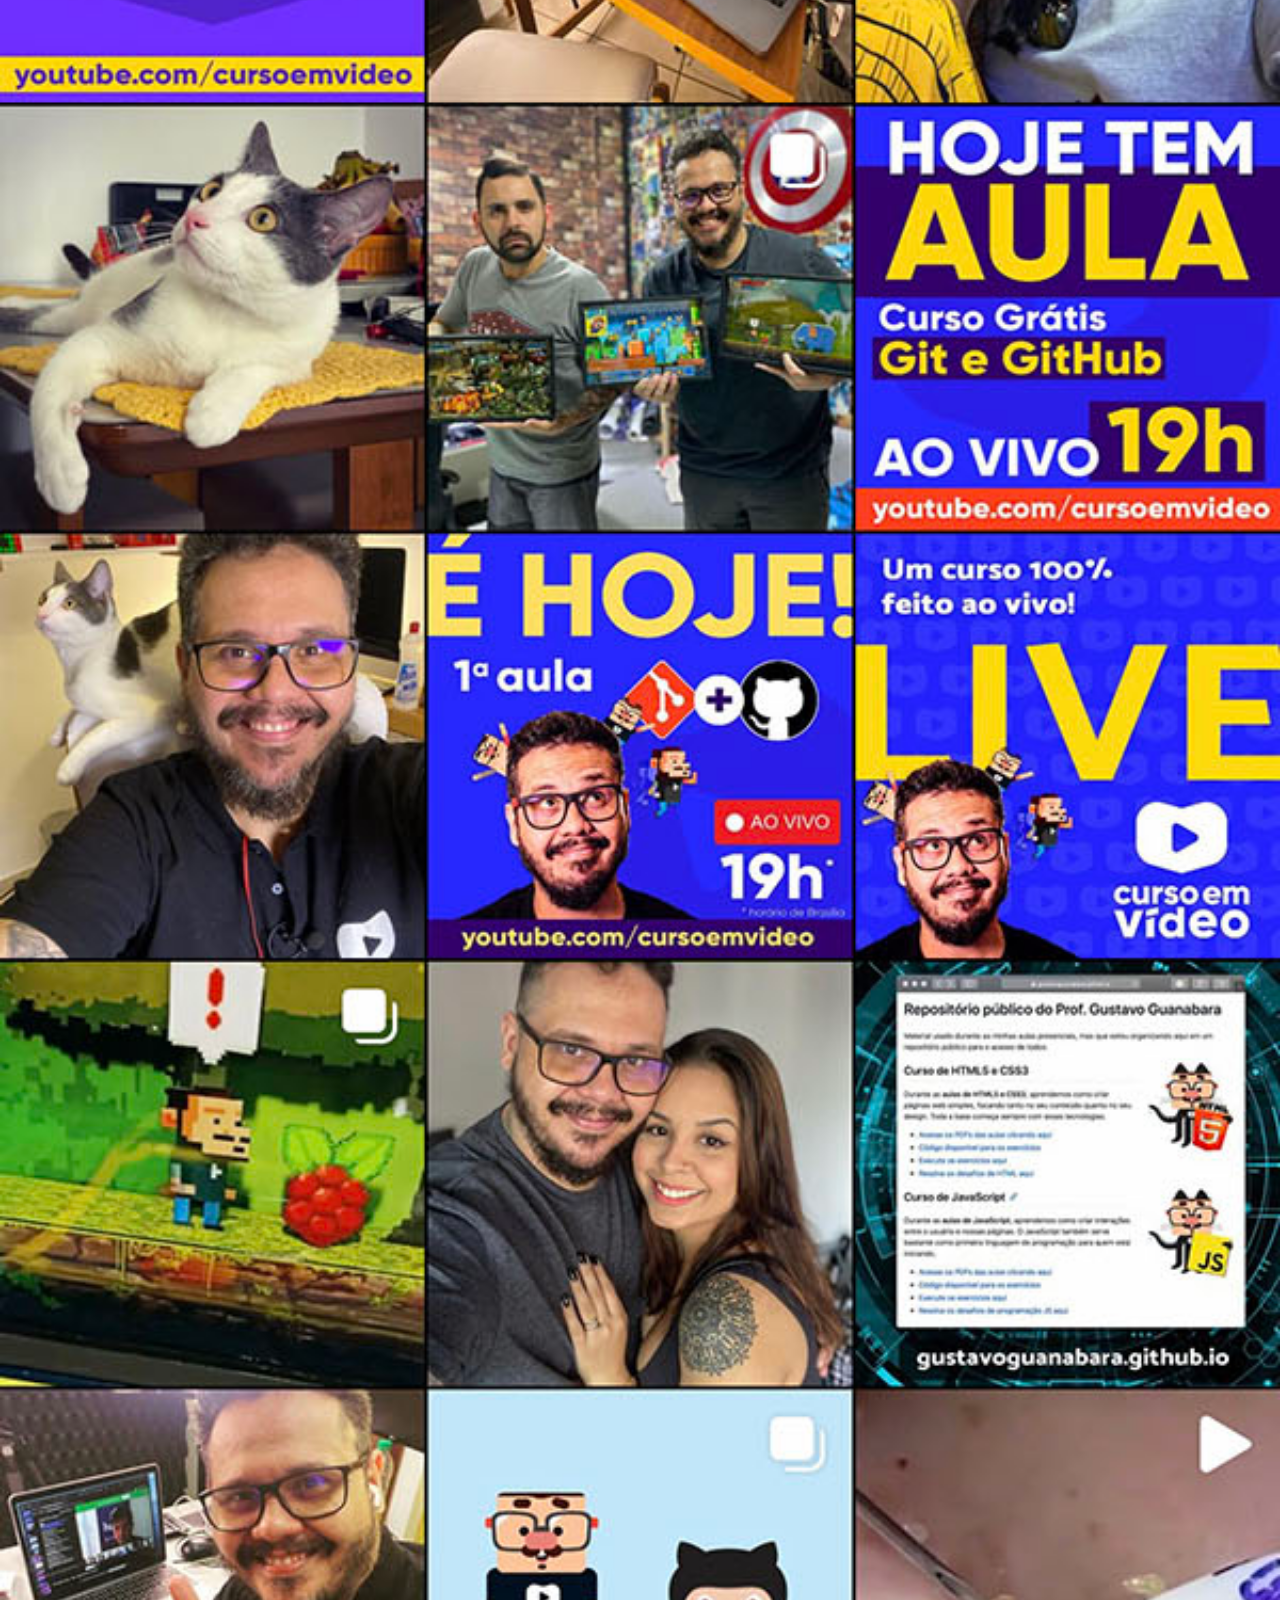
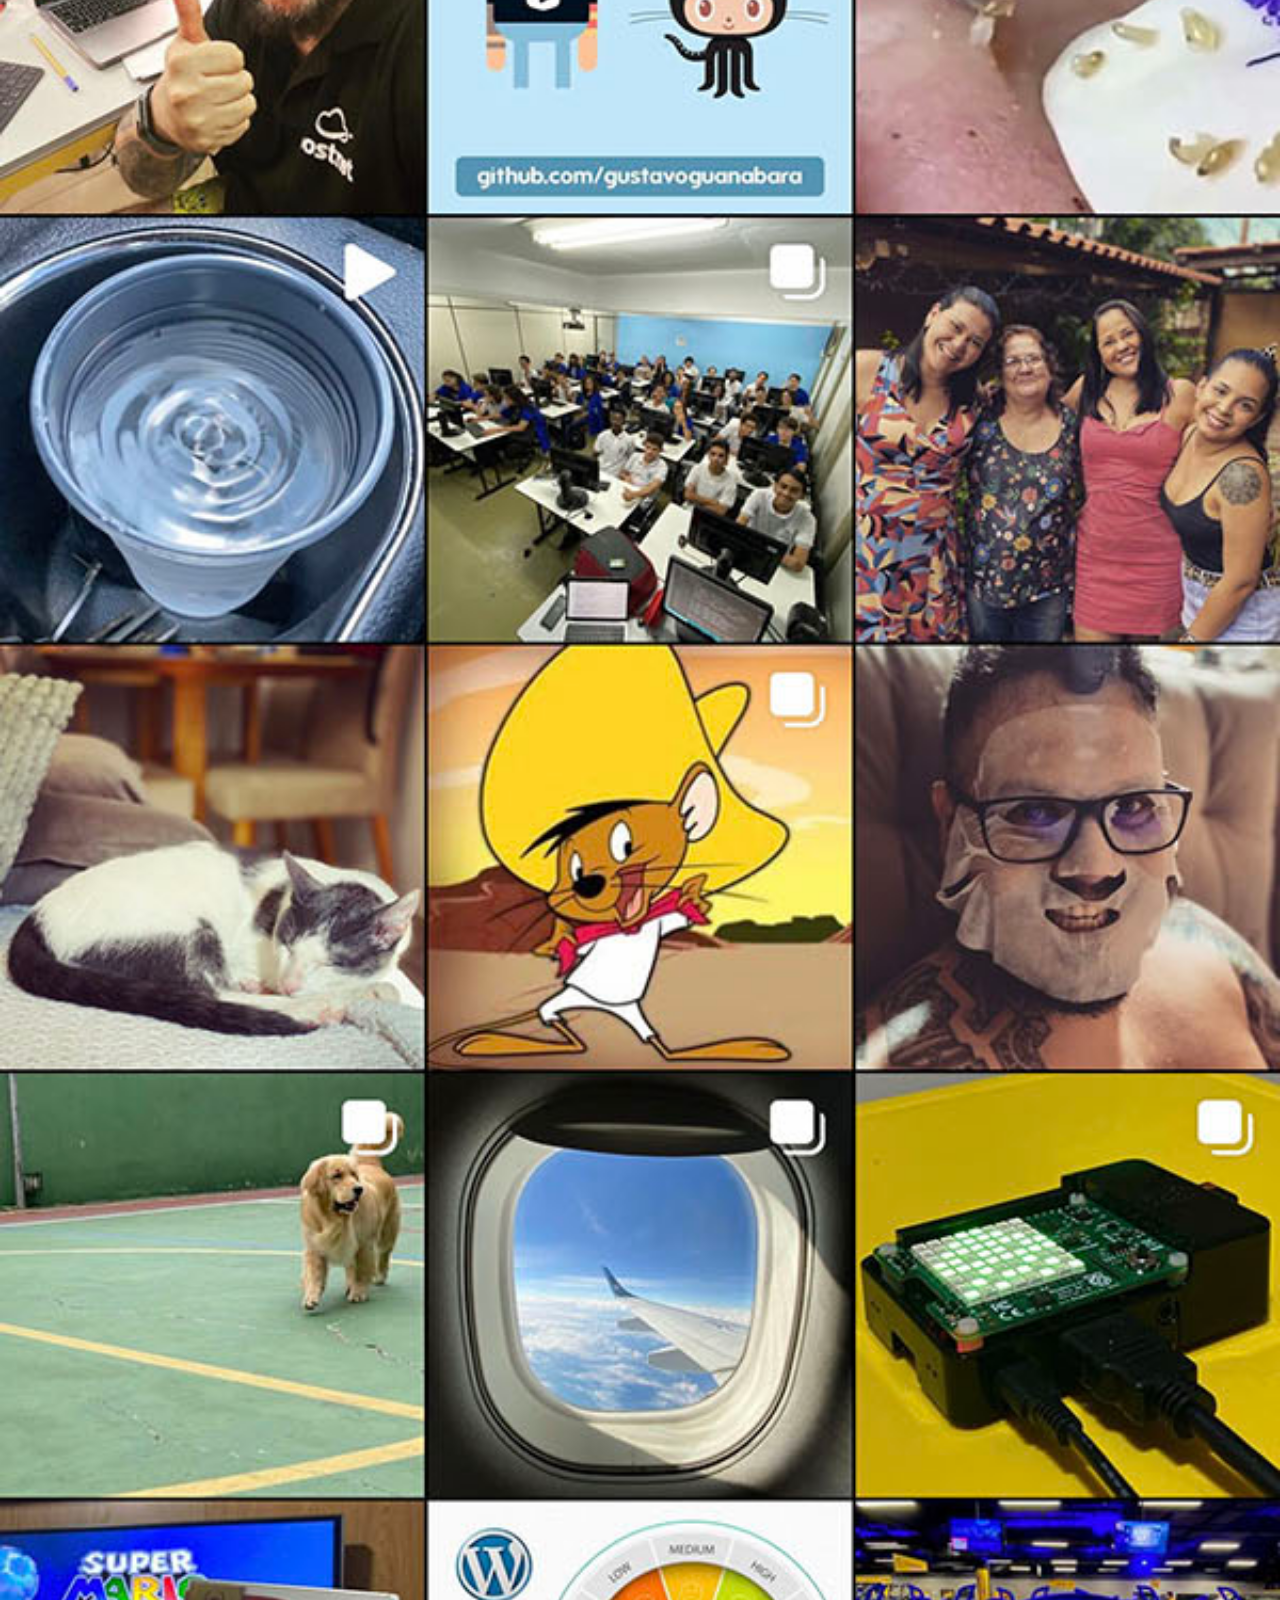
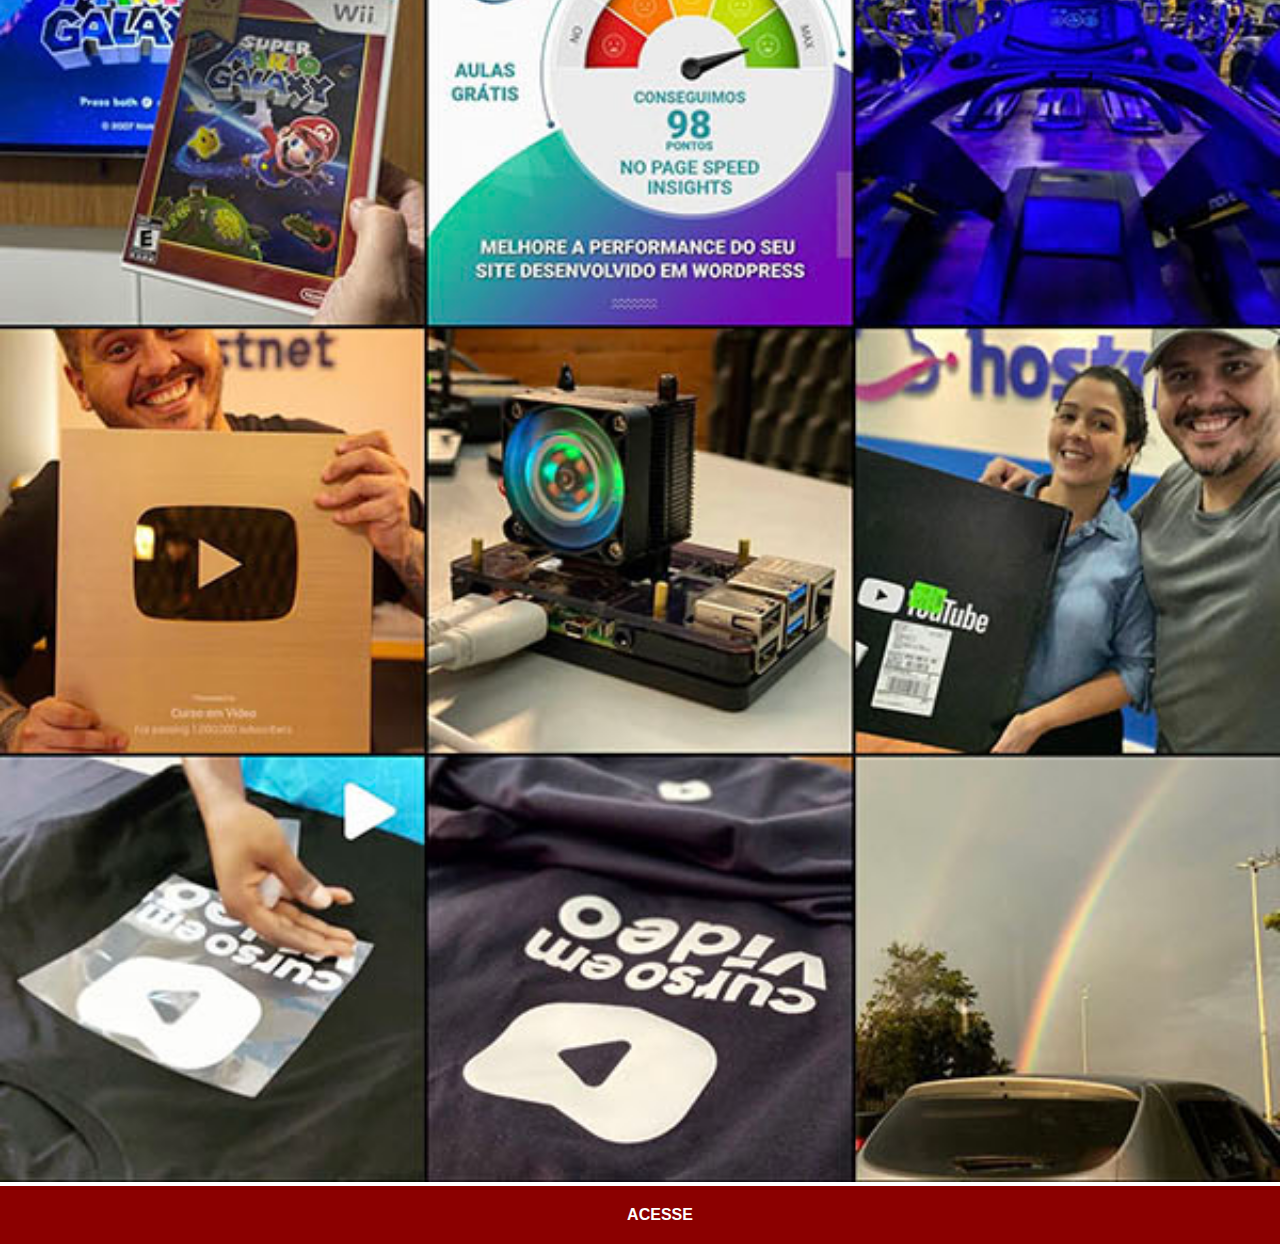
<file: instagram.html>
<!DOCTYPE html>
<html lang="en">
<head>
    <meta charset="UTF-8">
    <meta http-equiv="X-UA-Compatible" content="IE=edge">
    <meta name="viewport" content="width=device-width, initial-scale=1.0">
    <title>Instagram</title>
    <link rel="stylesheet" href="estilos/social.css">
</head>
<body>
    <img src="imagens/tela-instagram.jpg" alt="Instagram">
    <a href="https://www.instagram.com/gustavoguanabara/" target="_blank">ACESSE</a>
    
</body>
</html>
</file>
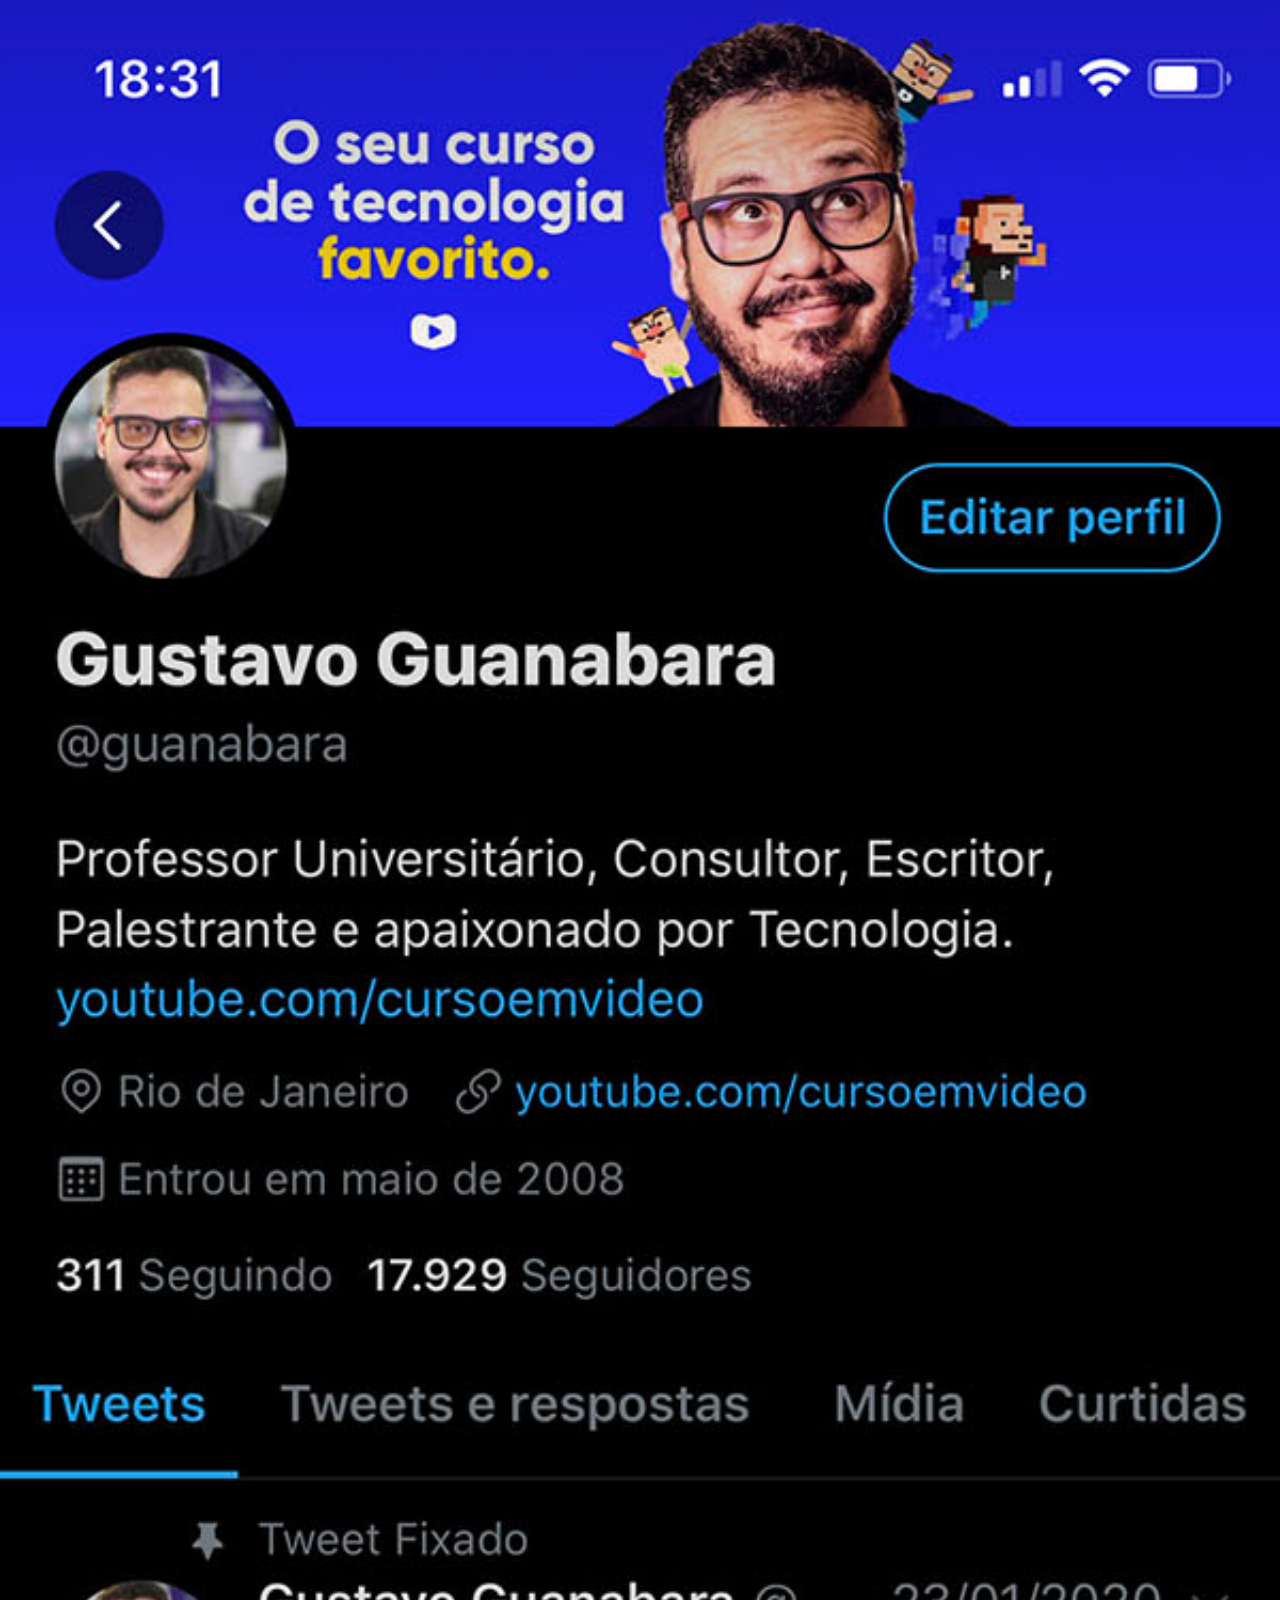
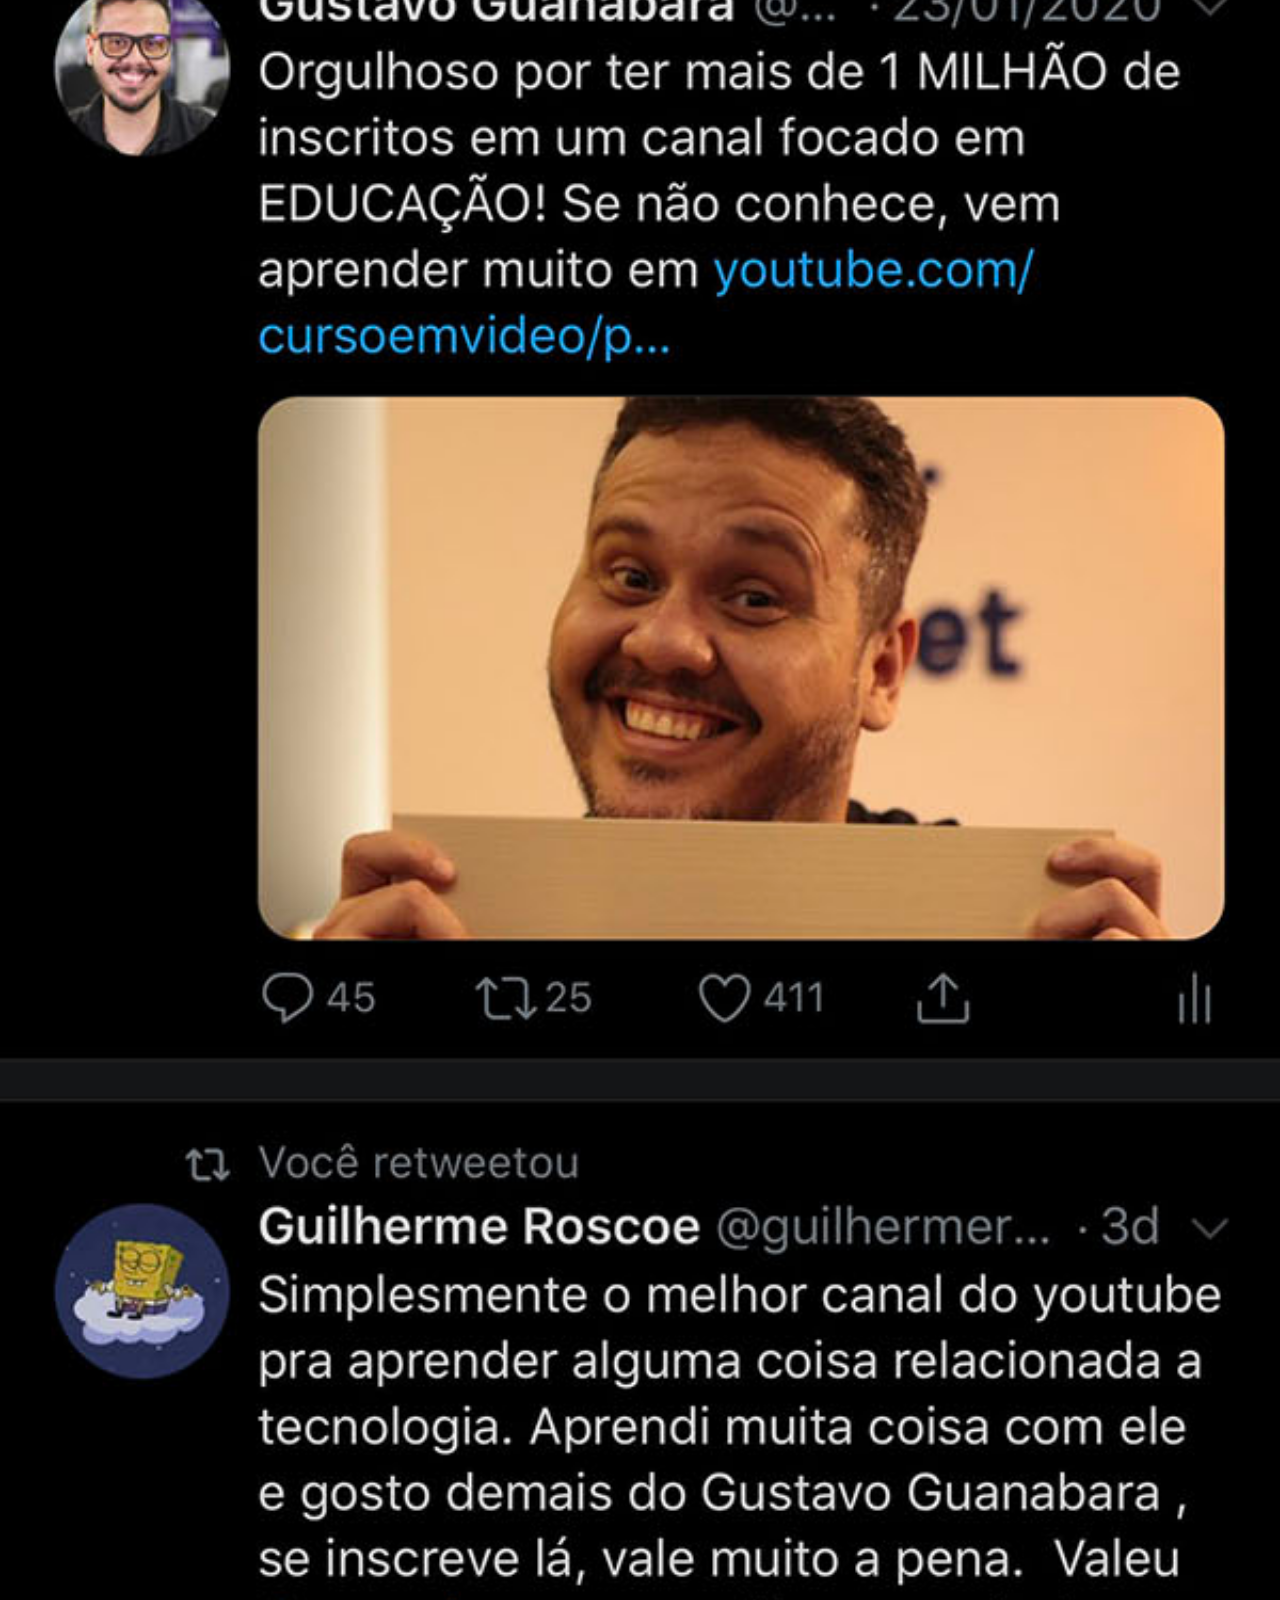
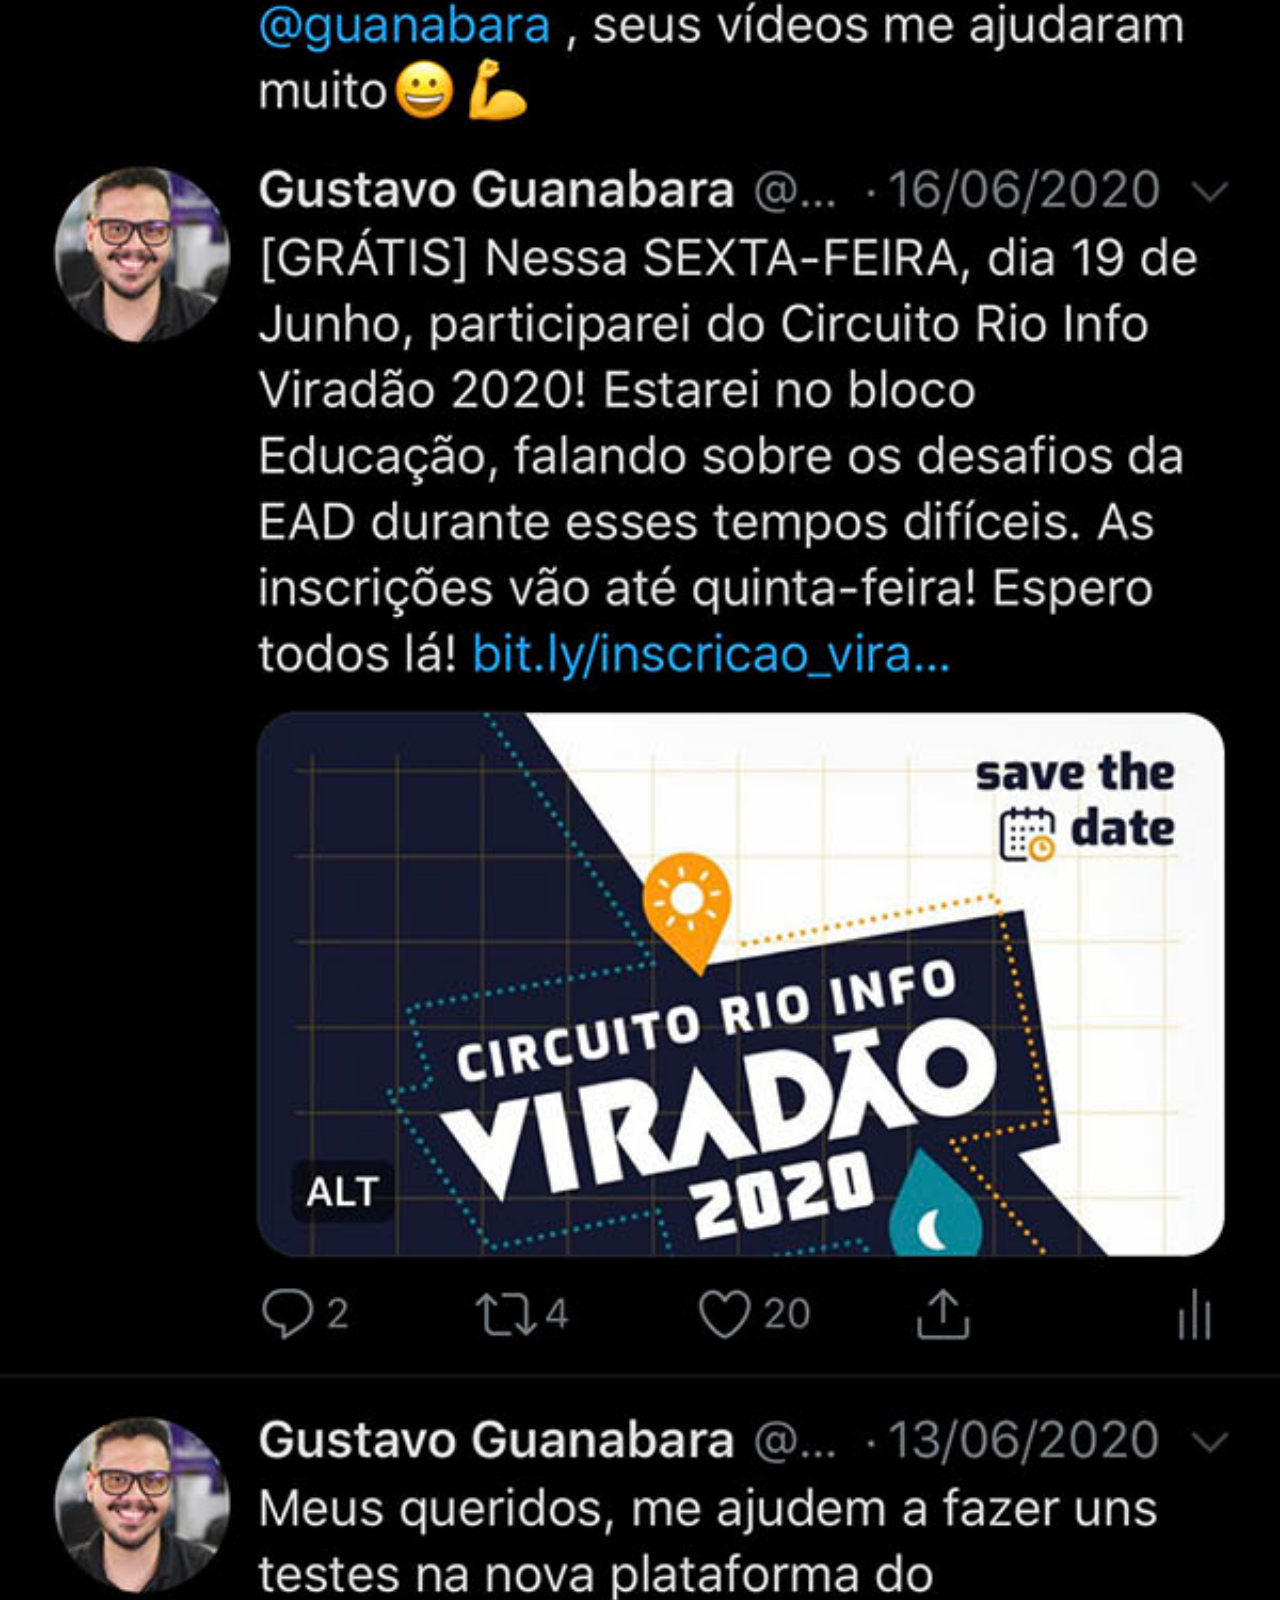
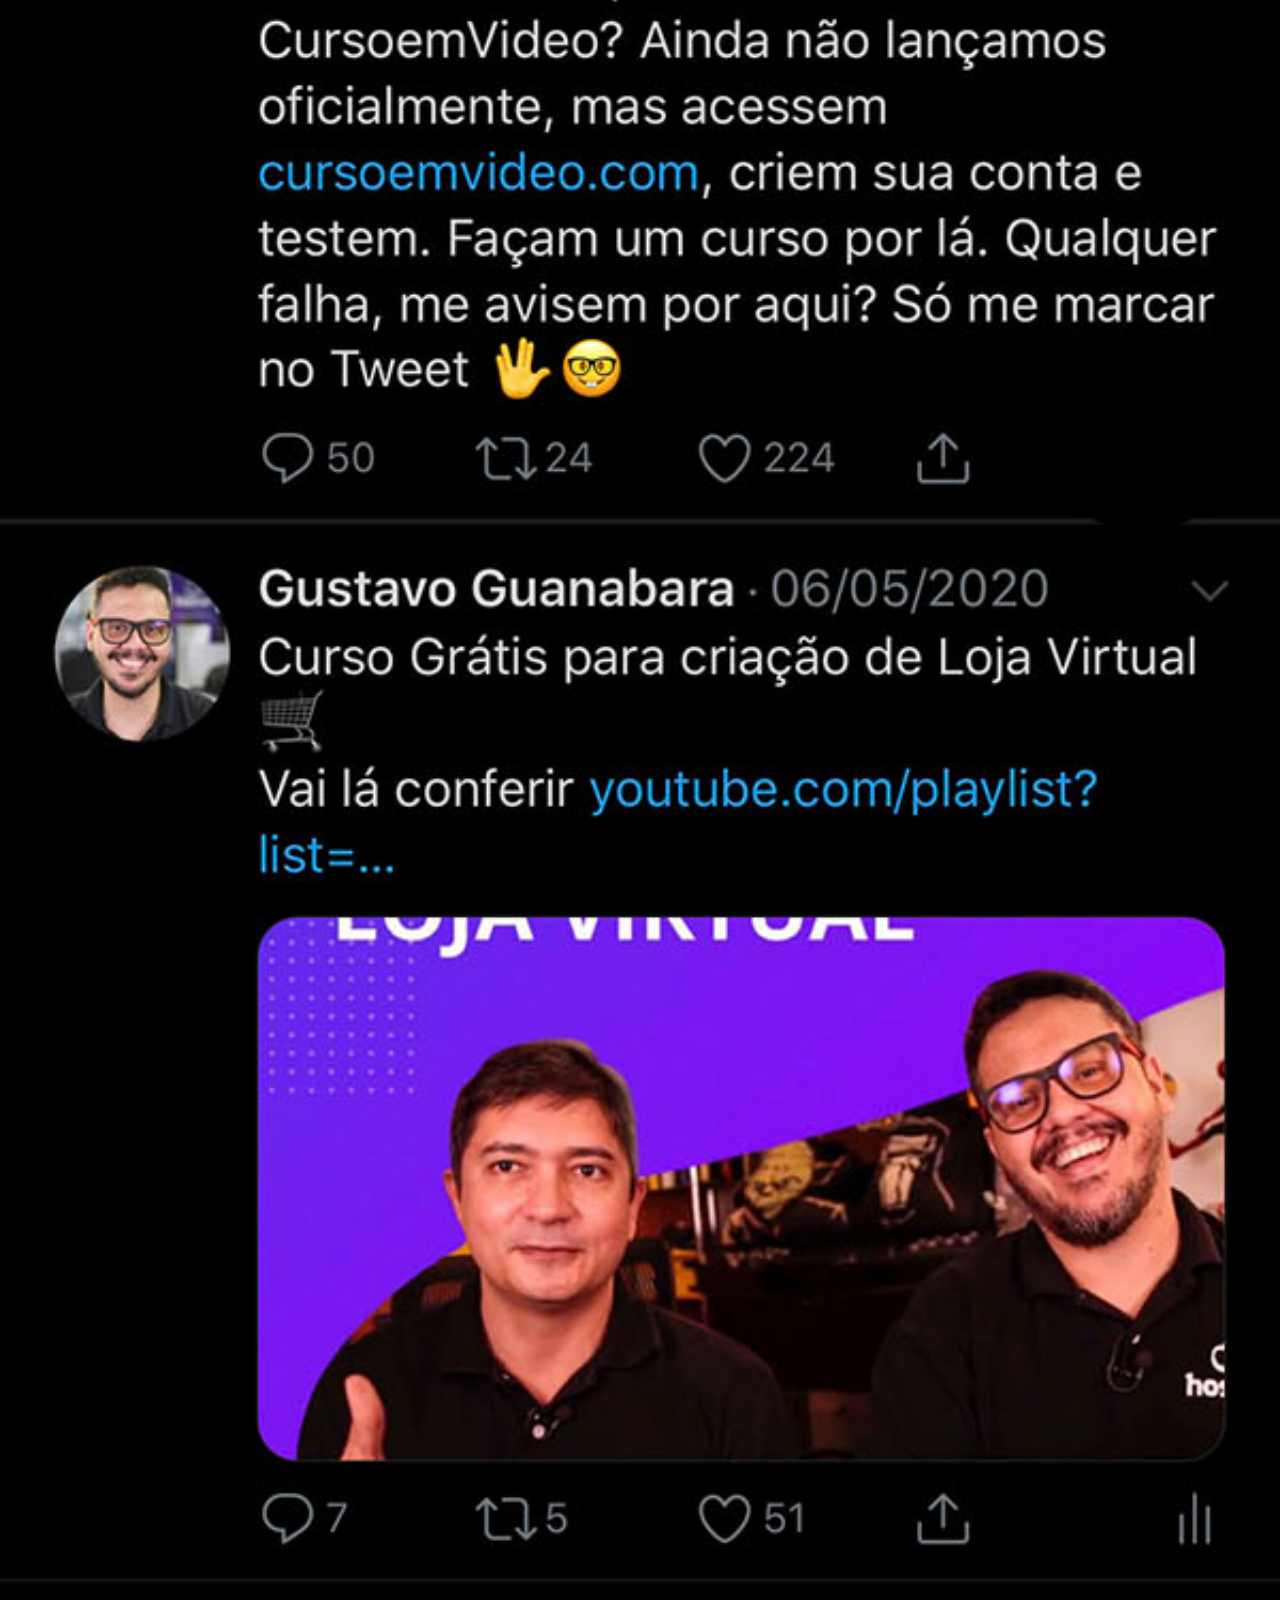
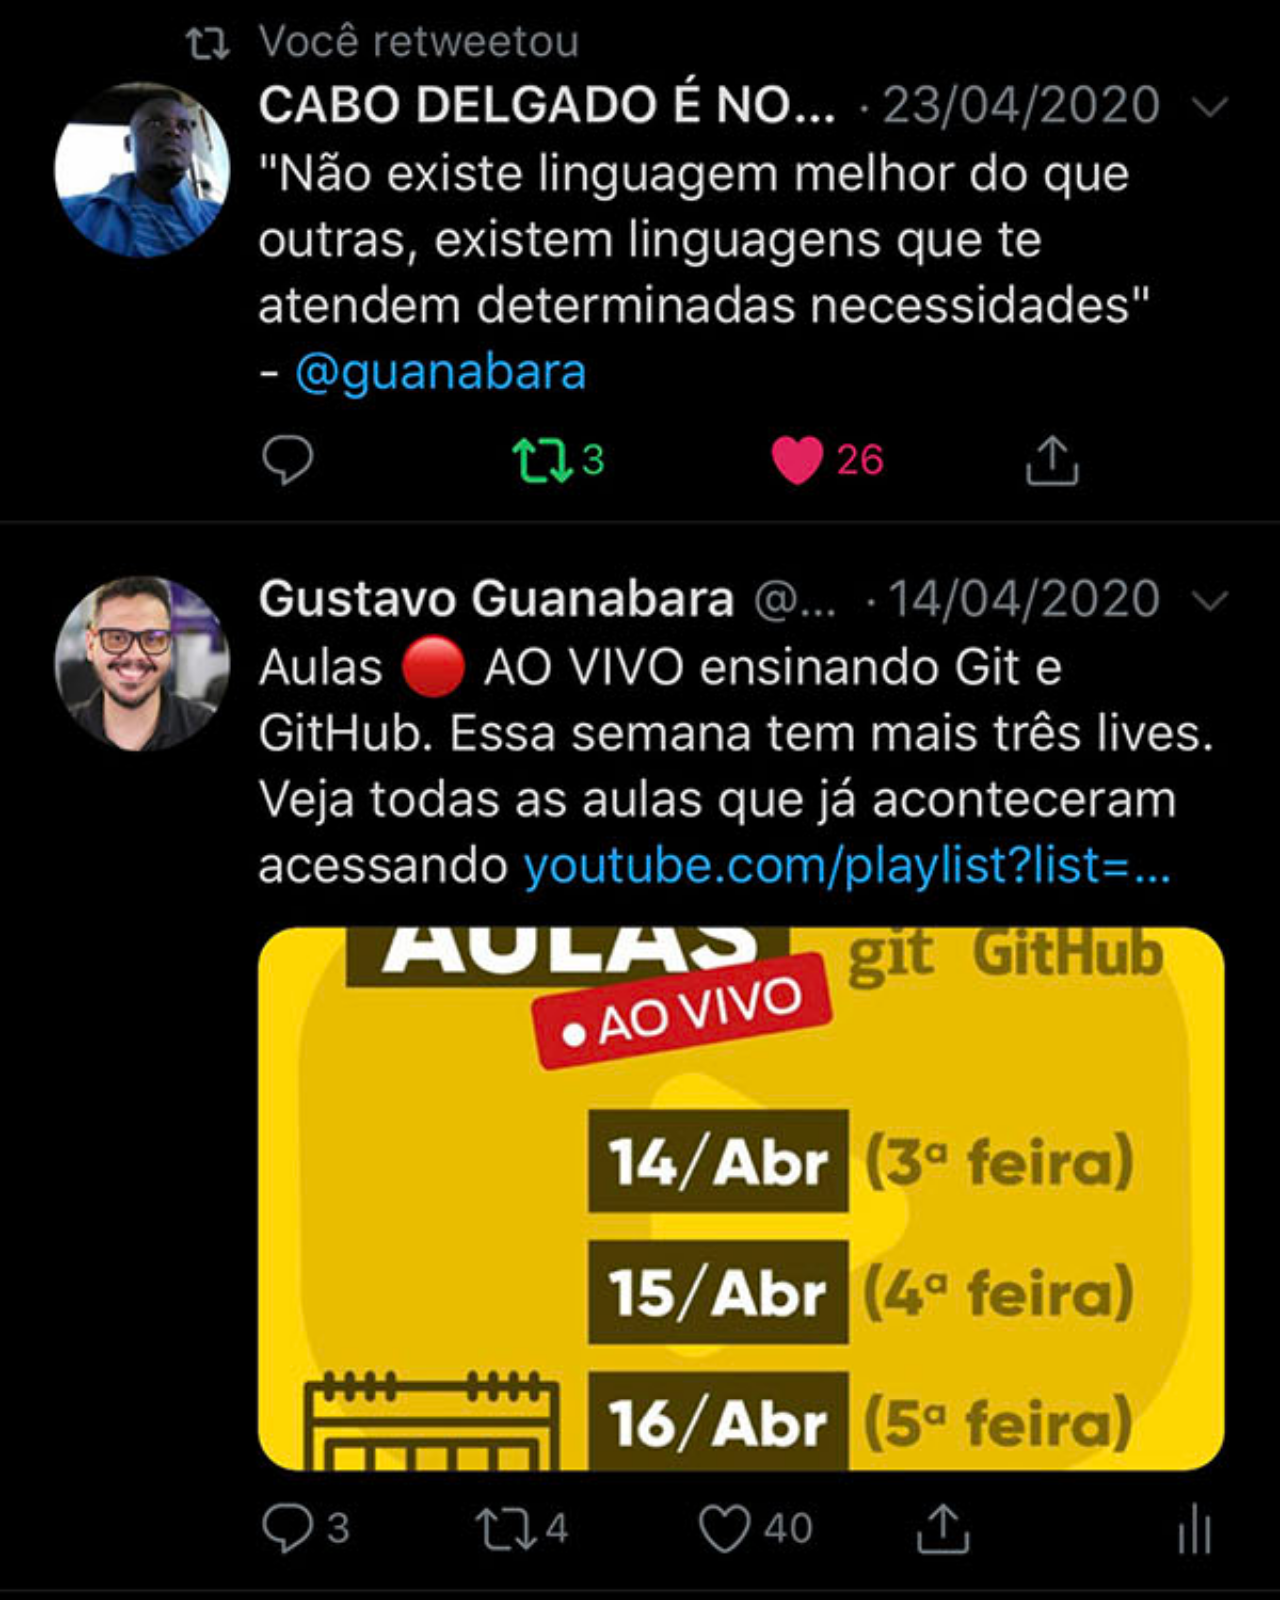
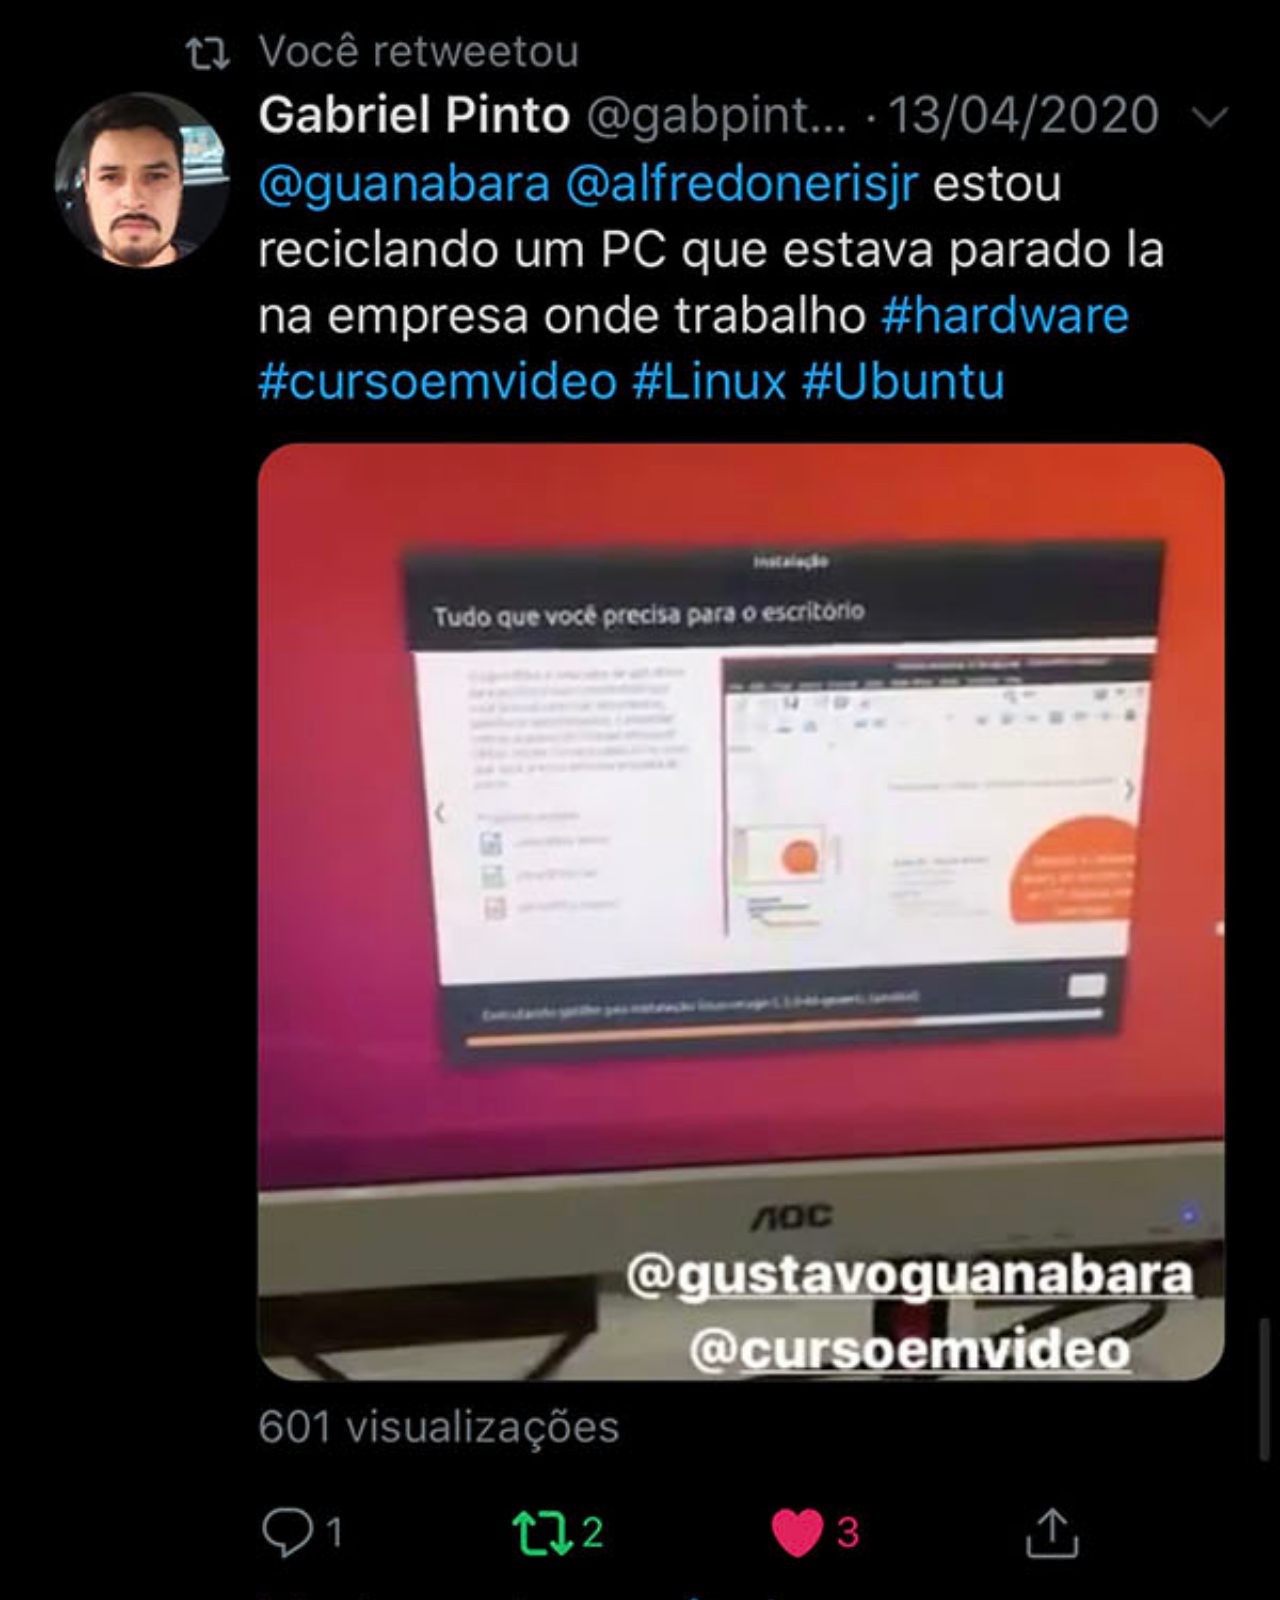
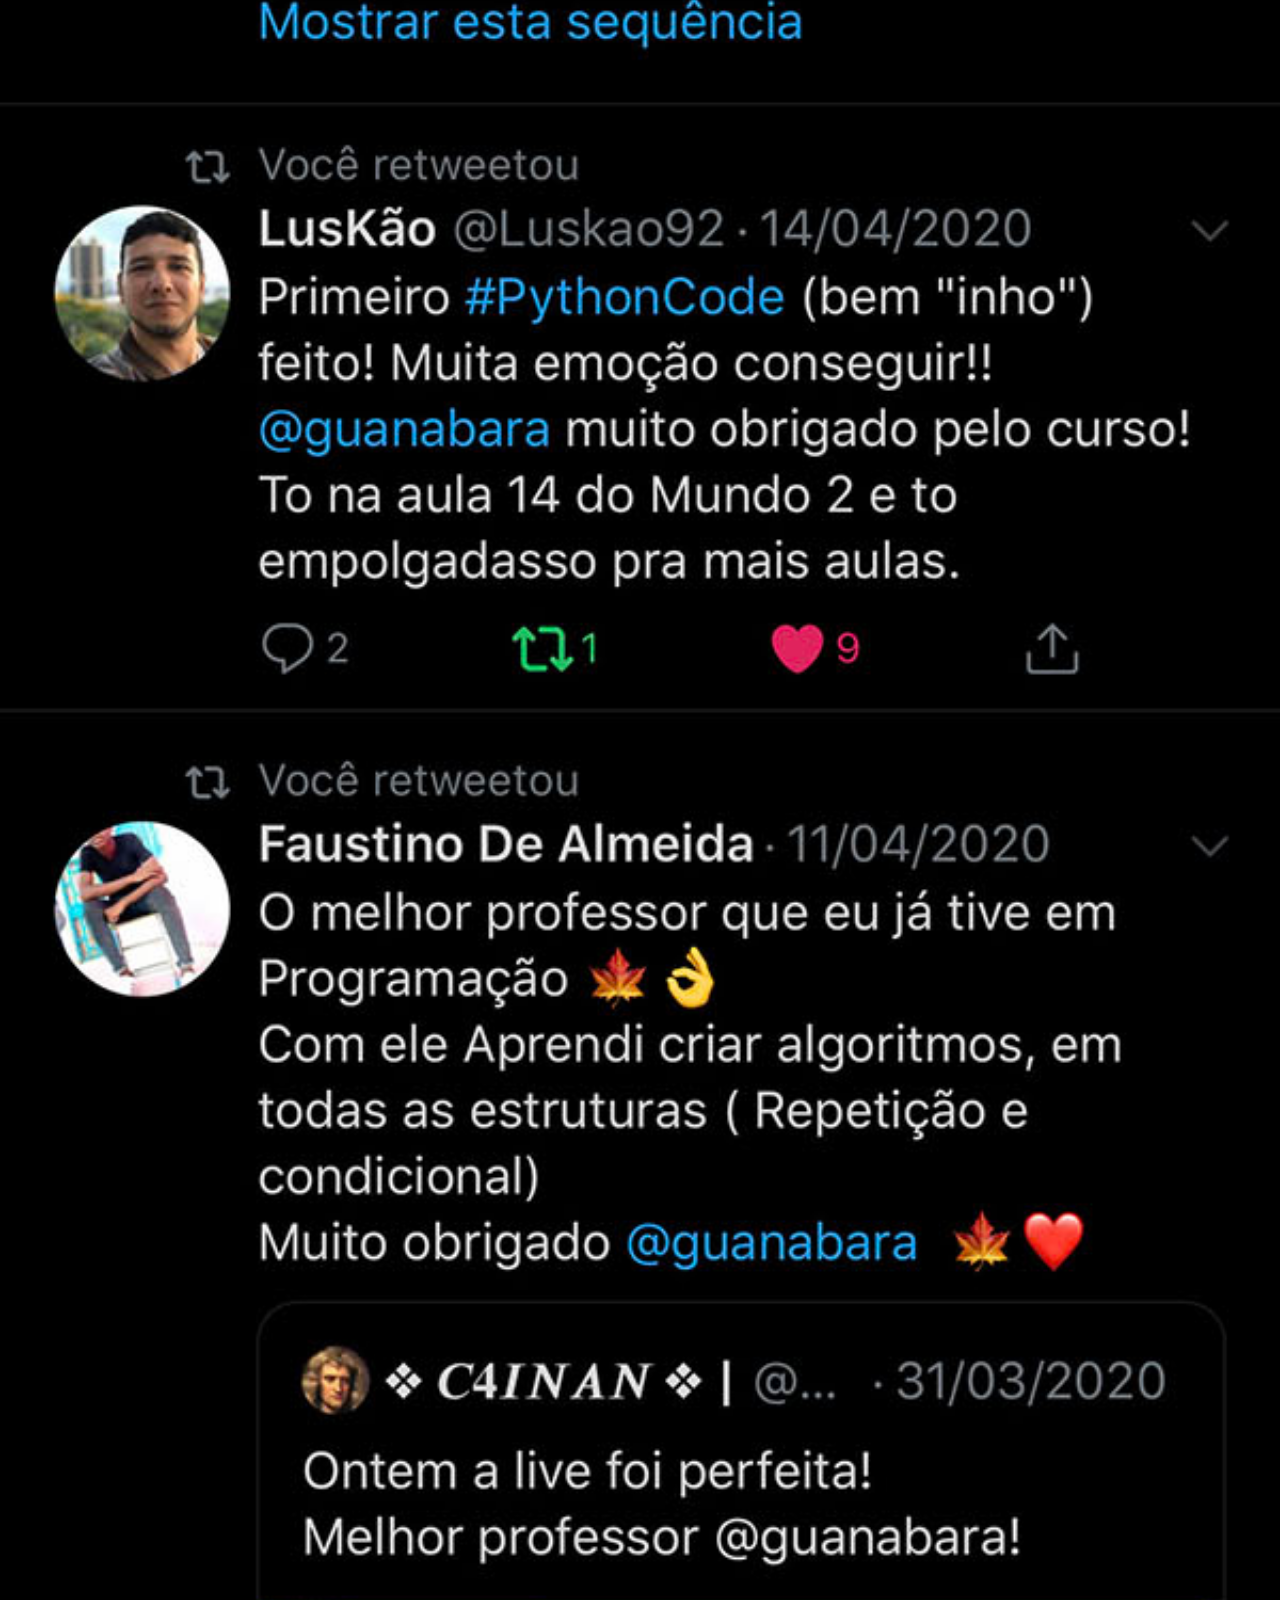
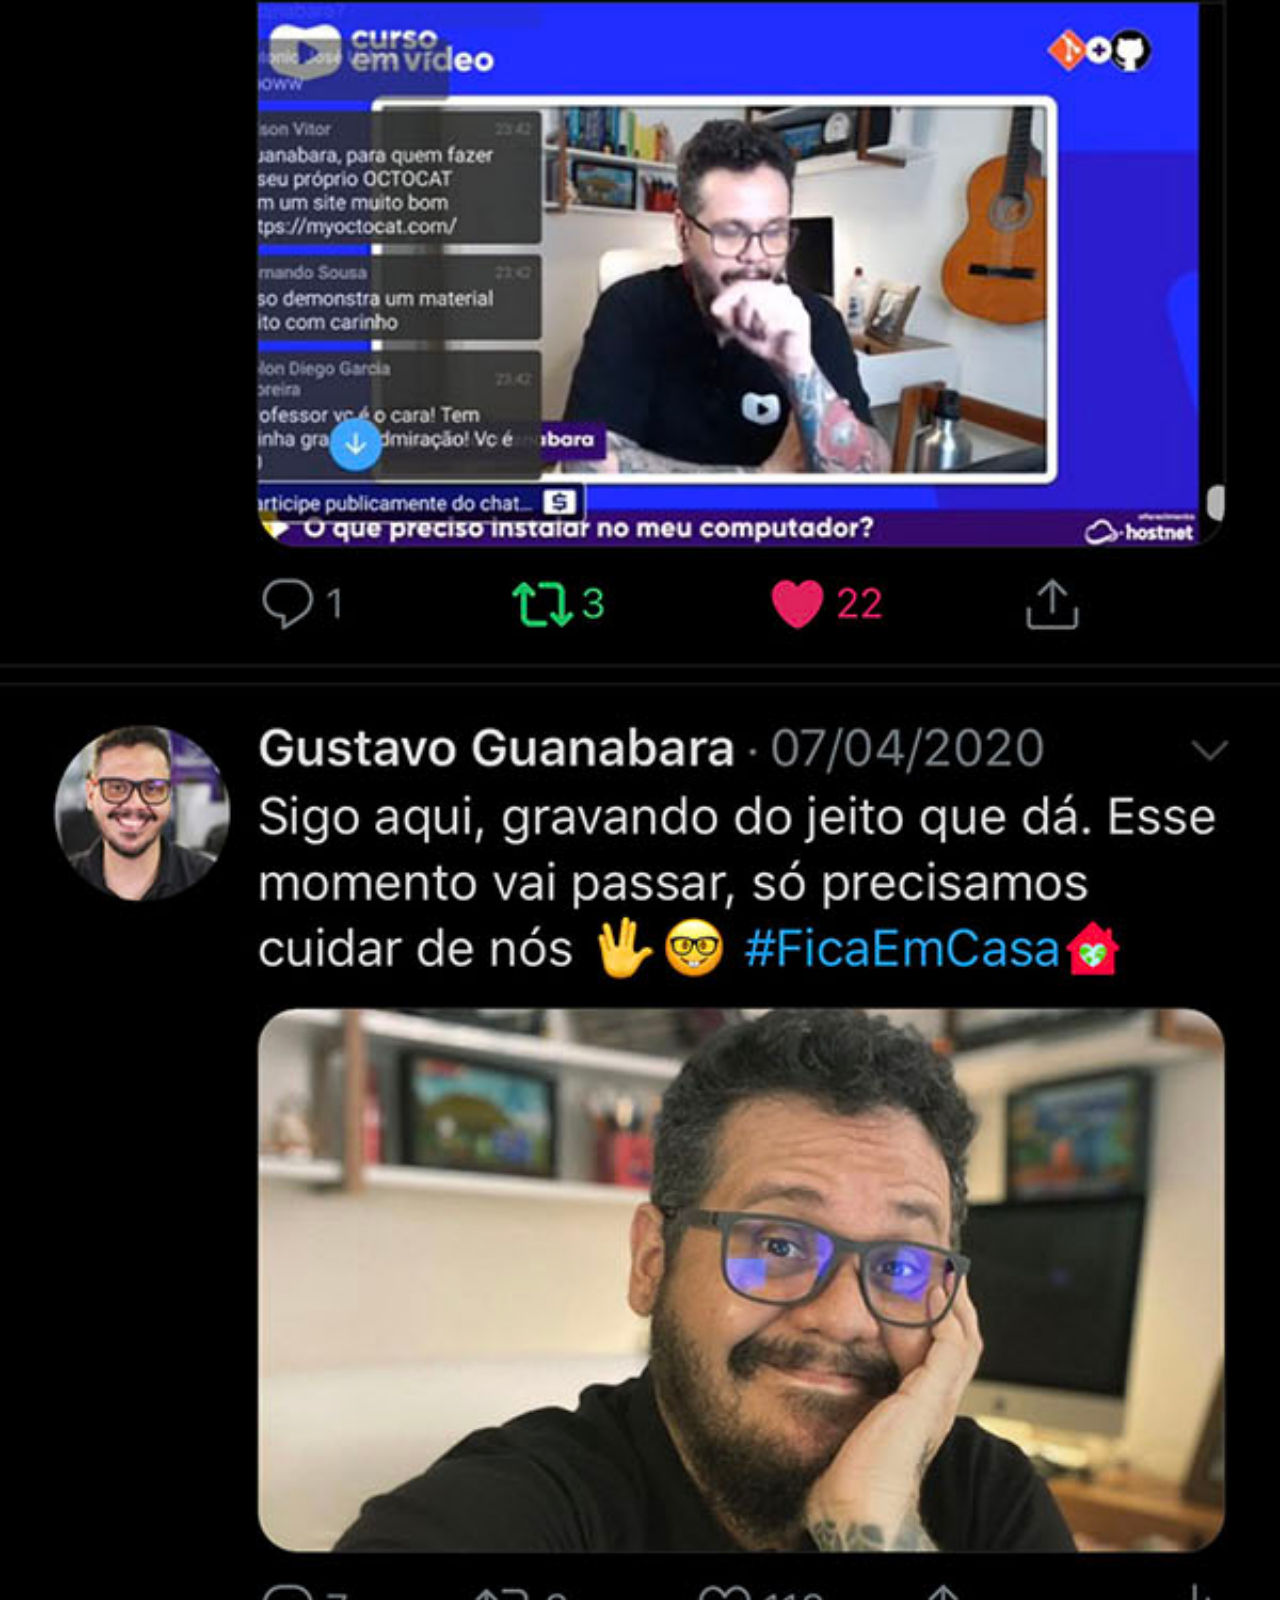
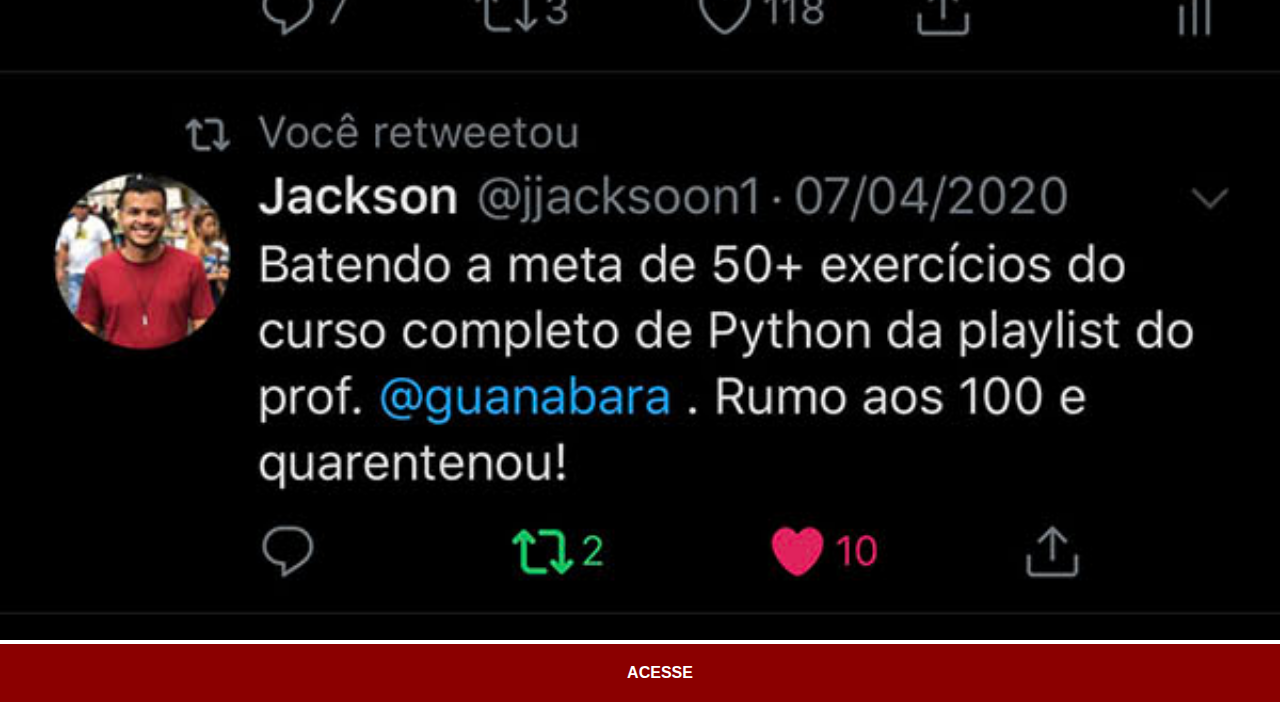
<file: twitter.html>
<!DOCTYPE html>
<html lang="pt-ao">
<head>
    <meta charset="UTF-8">
    <meta http-equiv="X-UA-Compatible" content="IE=edge">
    <meta name="viewport" content="width=device-width, initial-scale=1.0">
    <title>Twitter</title>
    <link rel="stylesheet" href="estilos/social.css">
</head>
<body>
    <img src="imagens/tela-twitter.jpg" alt="Twitter">
    <a href="https://twitter.com/guanabara" target="_blank">ACESSE</a>
    
</body>
</html>
</file>
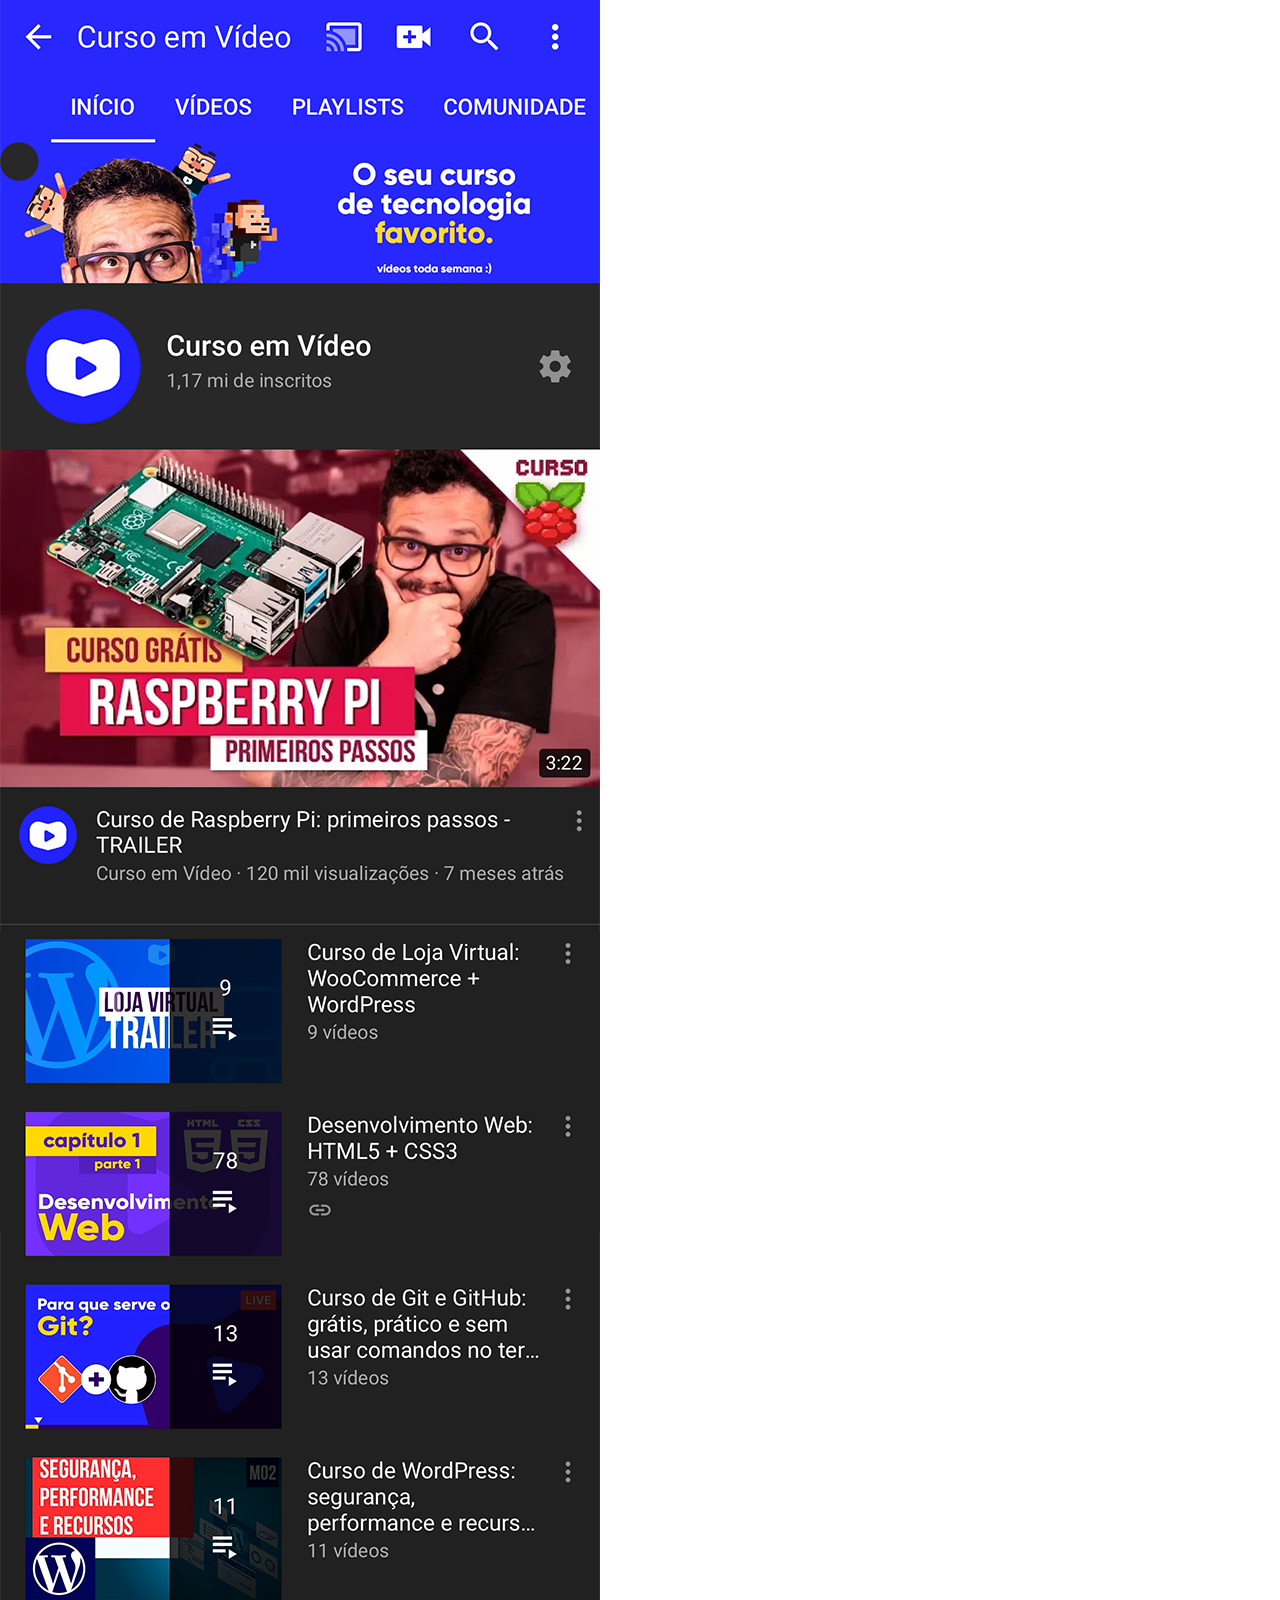
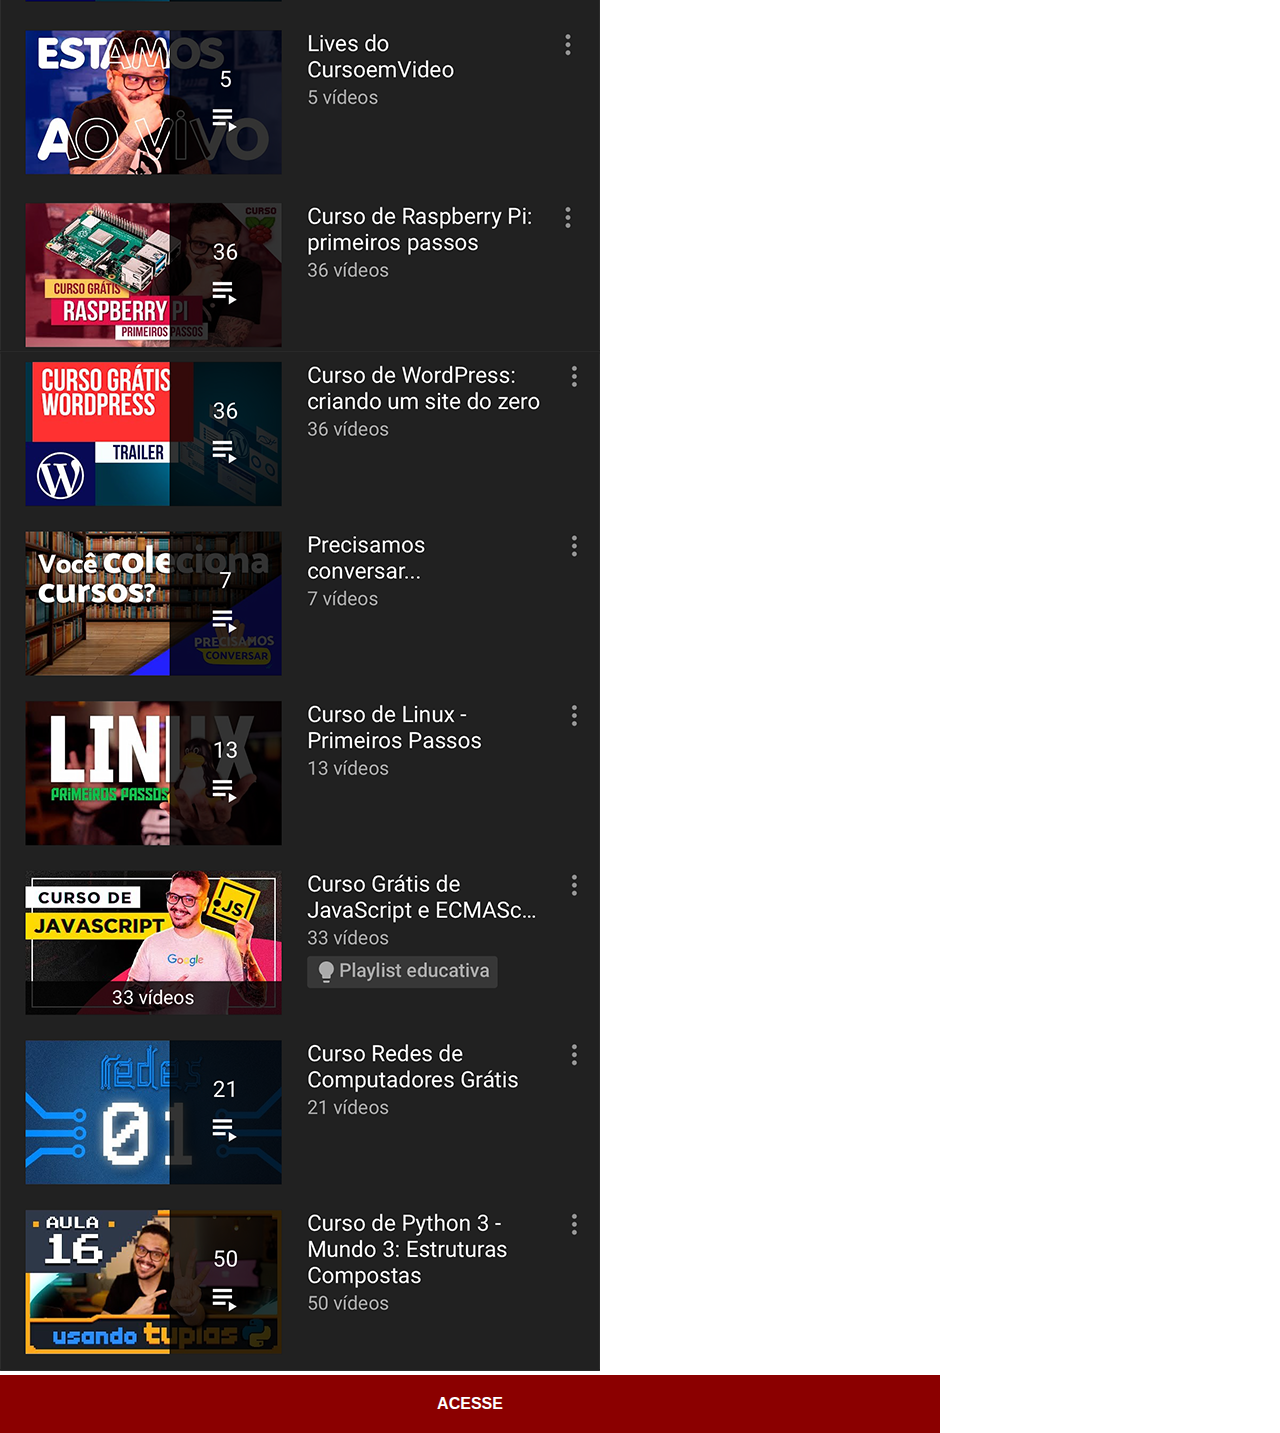
<file: youtube.html>
<!DOCTYPE html>
<html lang="pt-ao">
<head>
    <meta charset="UTF-8">
    <meta http-equiv="X-UA-Compatible" content="IE=edge">
    <meta name="viewport" content="width=device-width, initial-scale=1.0">
    <title>youtube</title>
    <style>
        *{
            margin: 0px;
            padding: 0px;
            font-family: Arial, Helvetica, sans-serif;
        }
        img{

        }
        a{
            display: block;
            background-color: darkred;
            padding: 20px;
            text-align: center;
            font-weight: bolder;
            text-decoration: none;
            color: white;
            width: 100vh;
            
        }
    </style>
</head>
<body>
    <img src="imagens/tela-youtube.png" alt="youtube">
    <a href="https://www.youtube.com/user/cursosemvideo/playlists" target="_blank">ACESSE</a>

</body>
</html>
</file>
<file: estilos/style.css>
@charset "utf-8";

*{
    margin:0px;
    padding:0px;
    font-family: Arial, Helvetica, sans-serif;
}

html,body{
    height: 100vh;
    width: 100vw;
    background-color: black;
}

body{
    background: url(../imagens/fundo-madeira.jpg) no-repeat top center;  
    background-size: cover; 
    background-attachment: fixed; 
}

main{
    height: 100vh;
    position: relative;
}

section#telefone{
    position: absolute;
    top:50%;
    left: 50%;
    transform: translate(-50%, -50%);
    height: 627px;
    width: 311px;
    background:url('../imagens/frame-iphone.png') no-repeat;
}
iframe#tela{
    position:relative;
    top: 80px;
    left: 22px;
    width: 267px;
    height: 471px;
}
section#redes-sociais{
    text-align: right;
}

section#redes-sociais img{
    width: 50px;
    margin: 10px;
    border-radius: 50%;
    box-shadow: 2px 2px 5px rgba(0, 0, 0, 0.438);
    box-sizing: border-box;  
}

section#redes-sociais img:hover{
    border: 2px solid rgba(255, 255, 255, 0.61);
    transform: translate(-3px, -3px);
    box-shadow: 5px 5px 10px rgba(0, 0, 0, 0.616);
    transition: transform 0.5s, border 1s;

}
</file>
<file: estilos/social.css>
@charset "utf-8";
*{
    margin: 0px;
    padding: 0px;
    font-family: Arial, Helvetica, sans-serif;
}

::-webkit-scrollbar{
    width: 0px;
    height: 0px;
}
img{
    width: 100vw;

}
a{
    display: block;
    background-color: darkred;
    padding: 20px;
    text-align: center;
    font-weight: bolder;
    text-decoration: none;
    color: white;
    width: 100vw;
    
}
a:hover{
    background-color: red;
}
</file>
